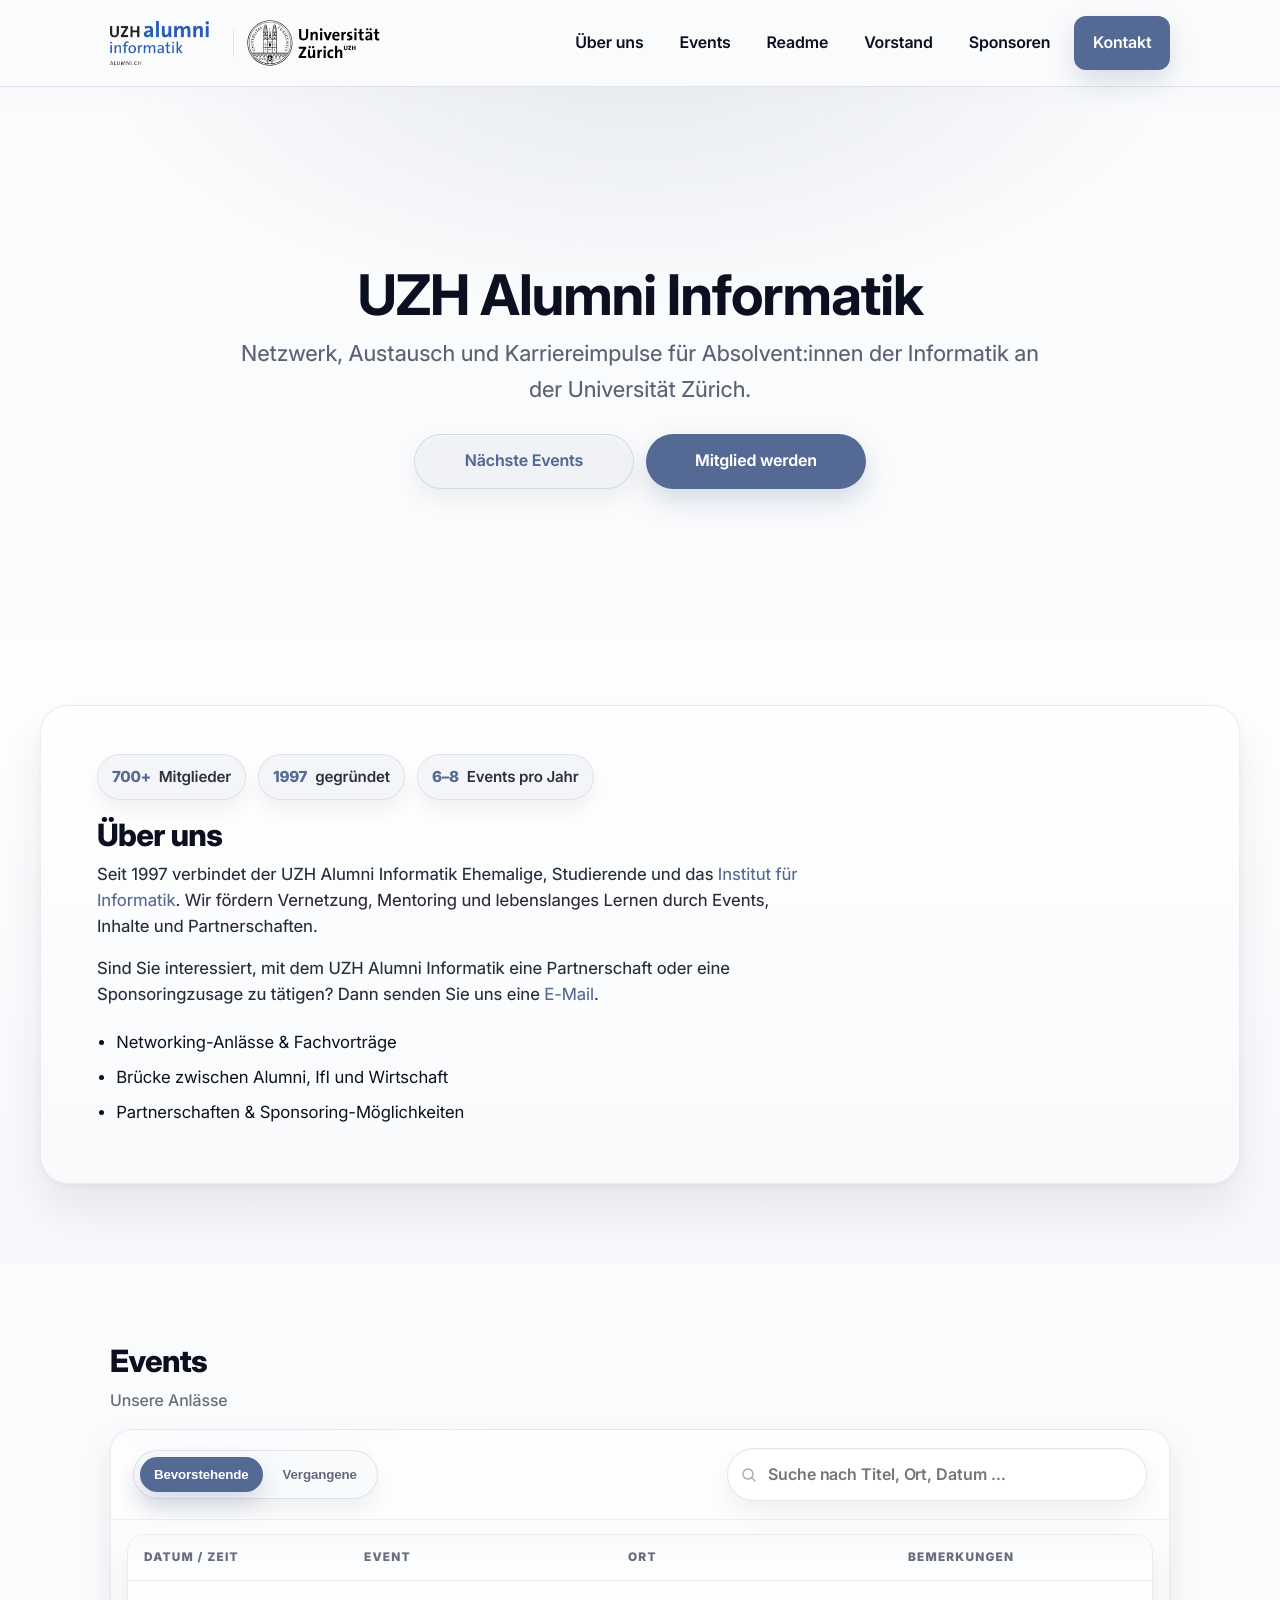
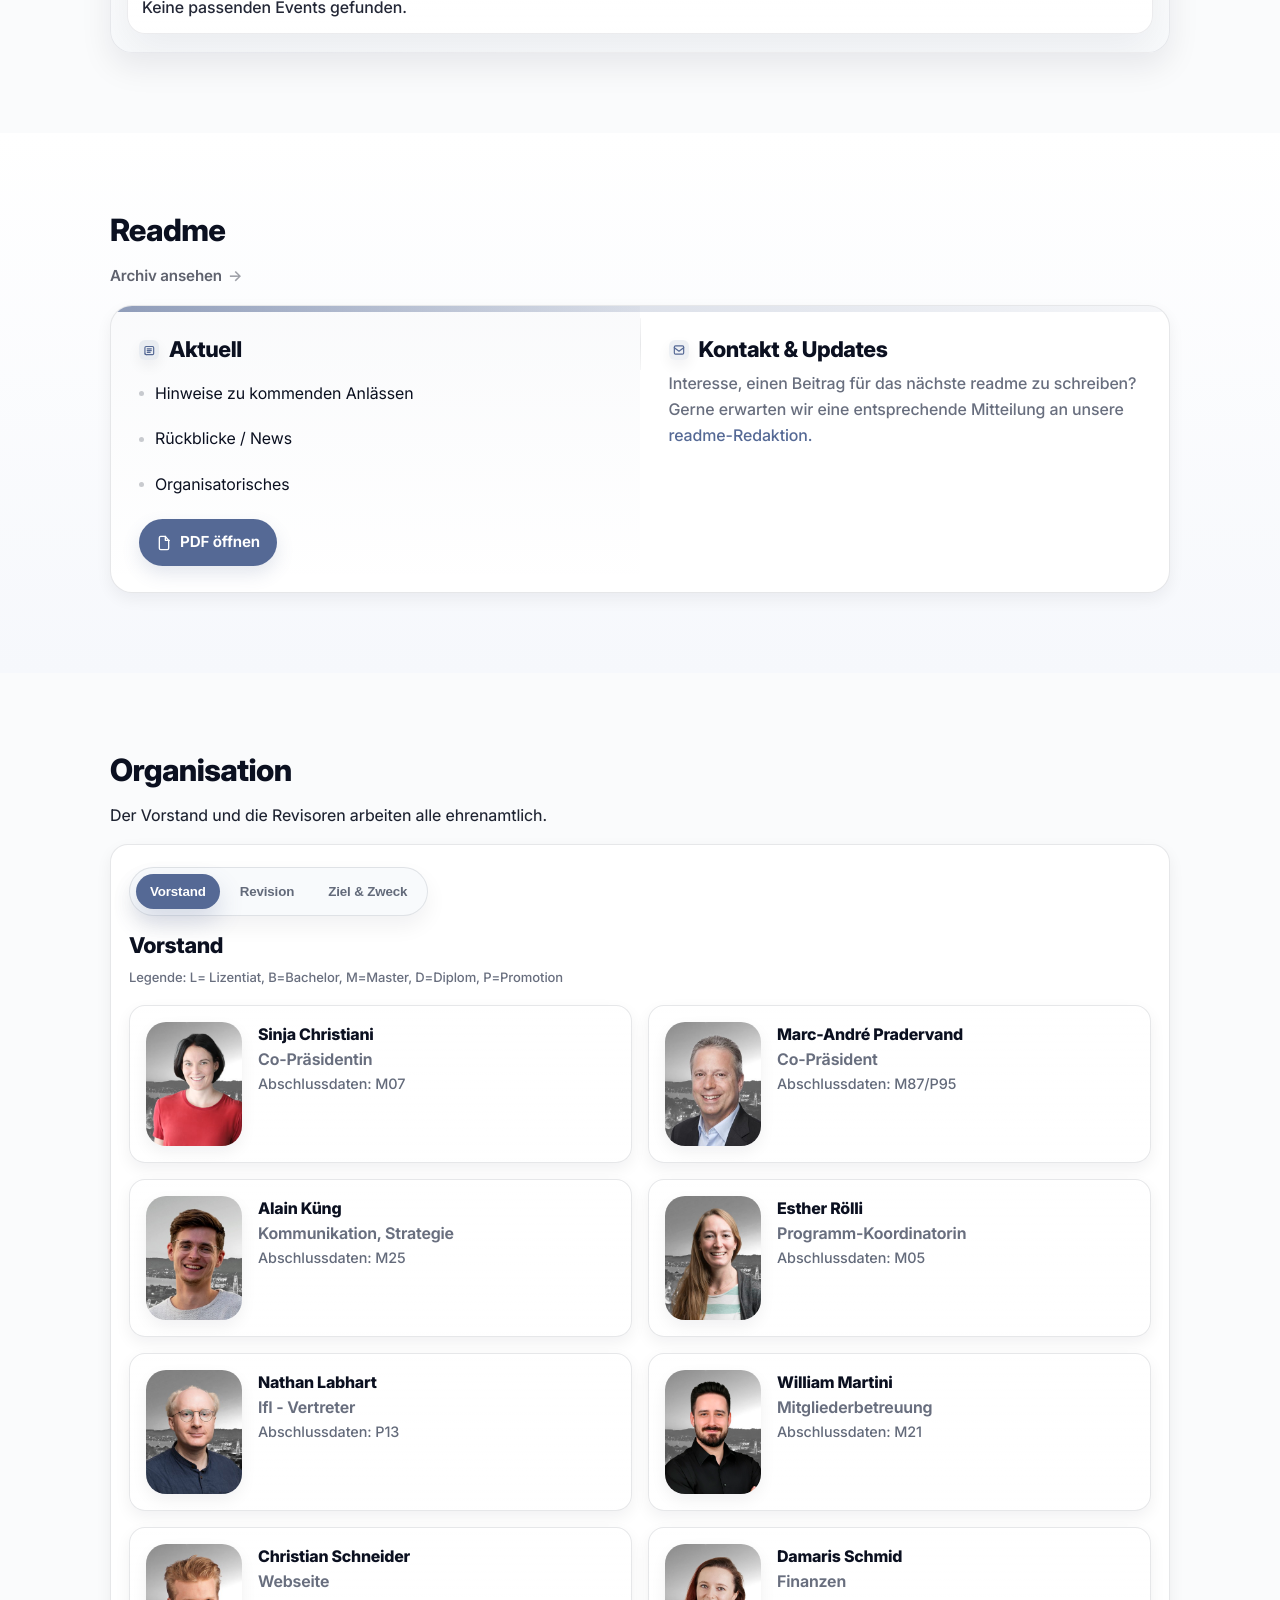
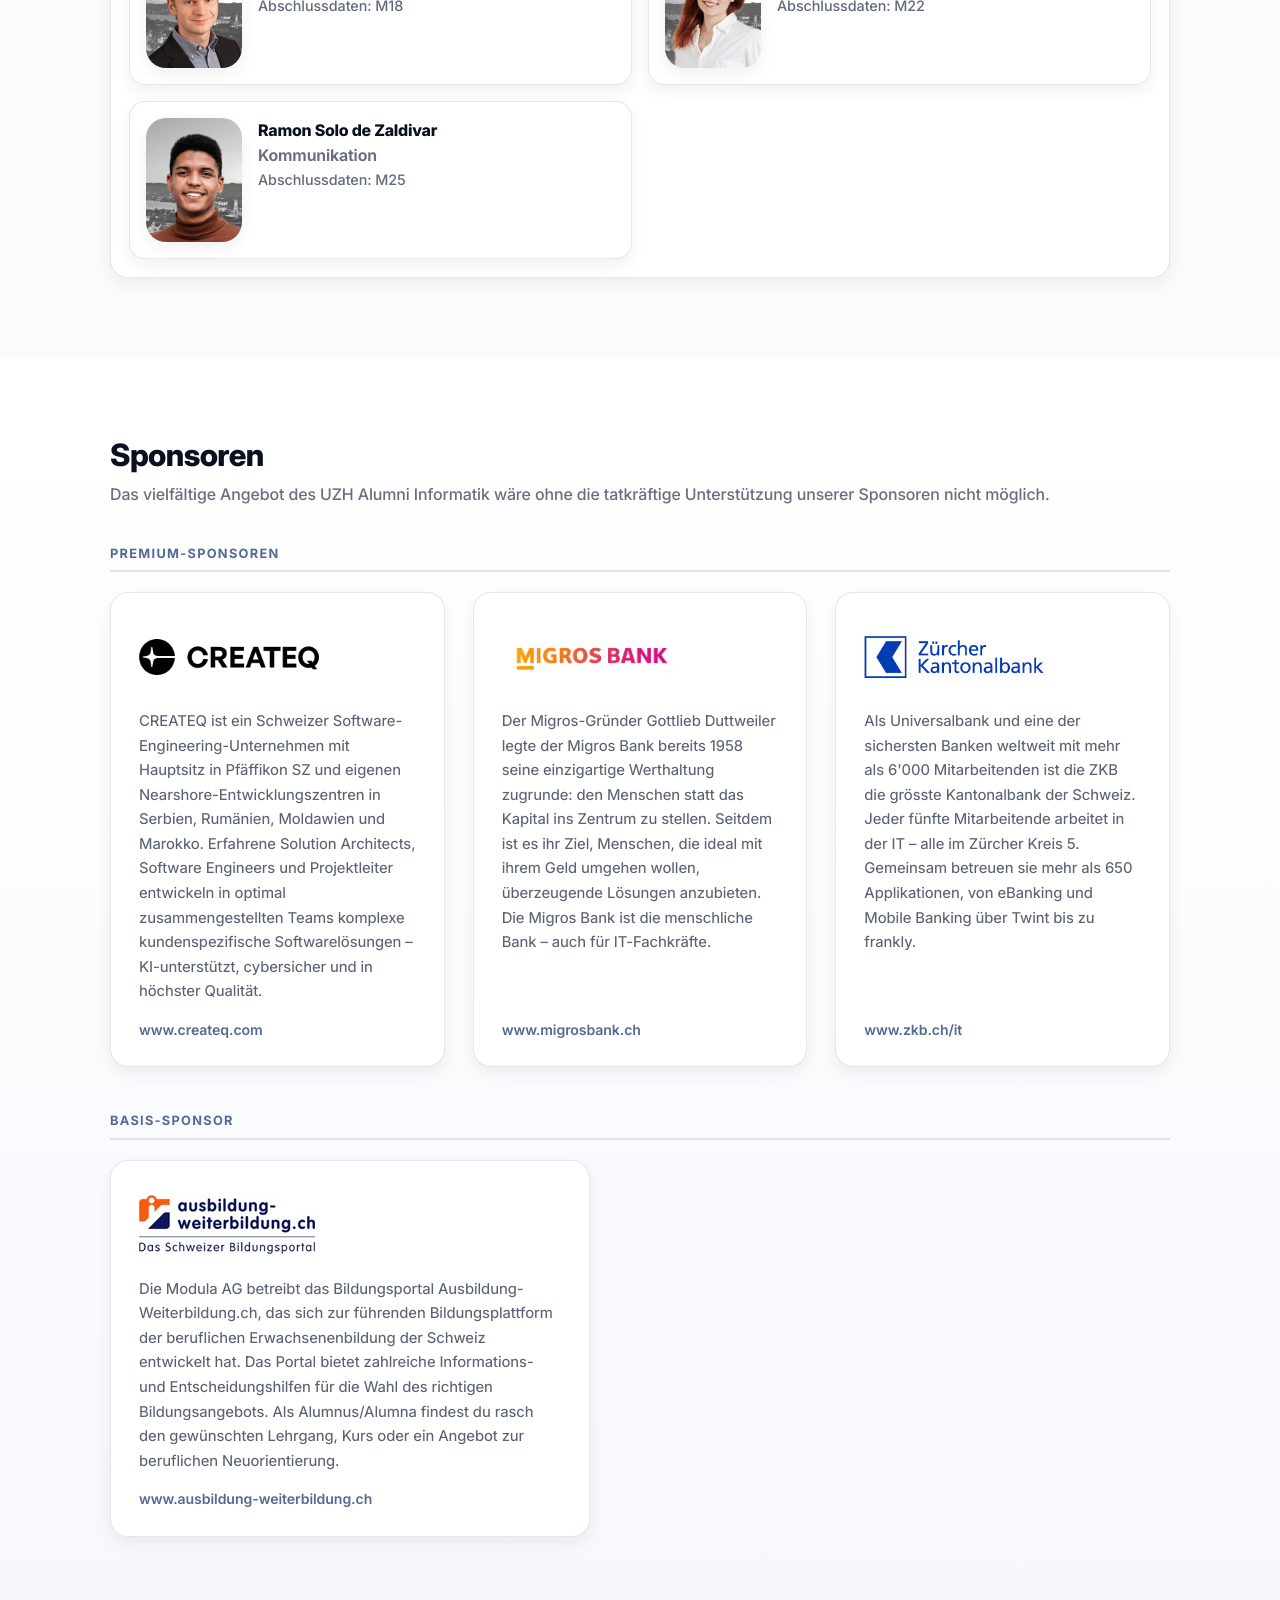
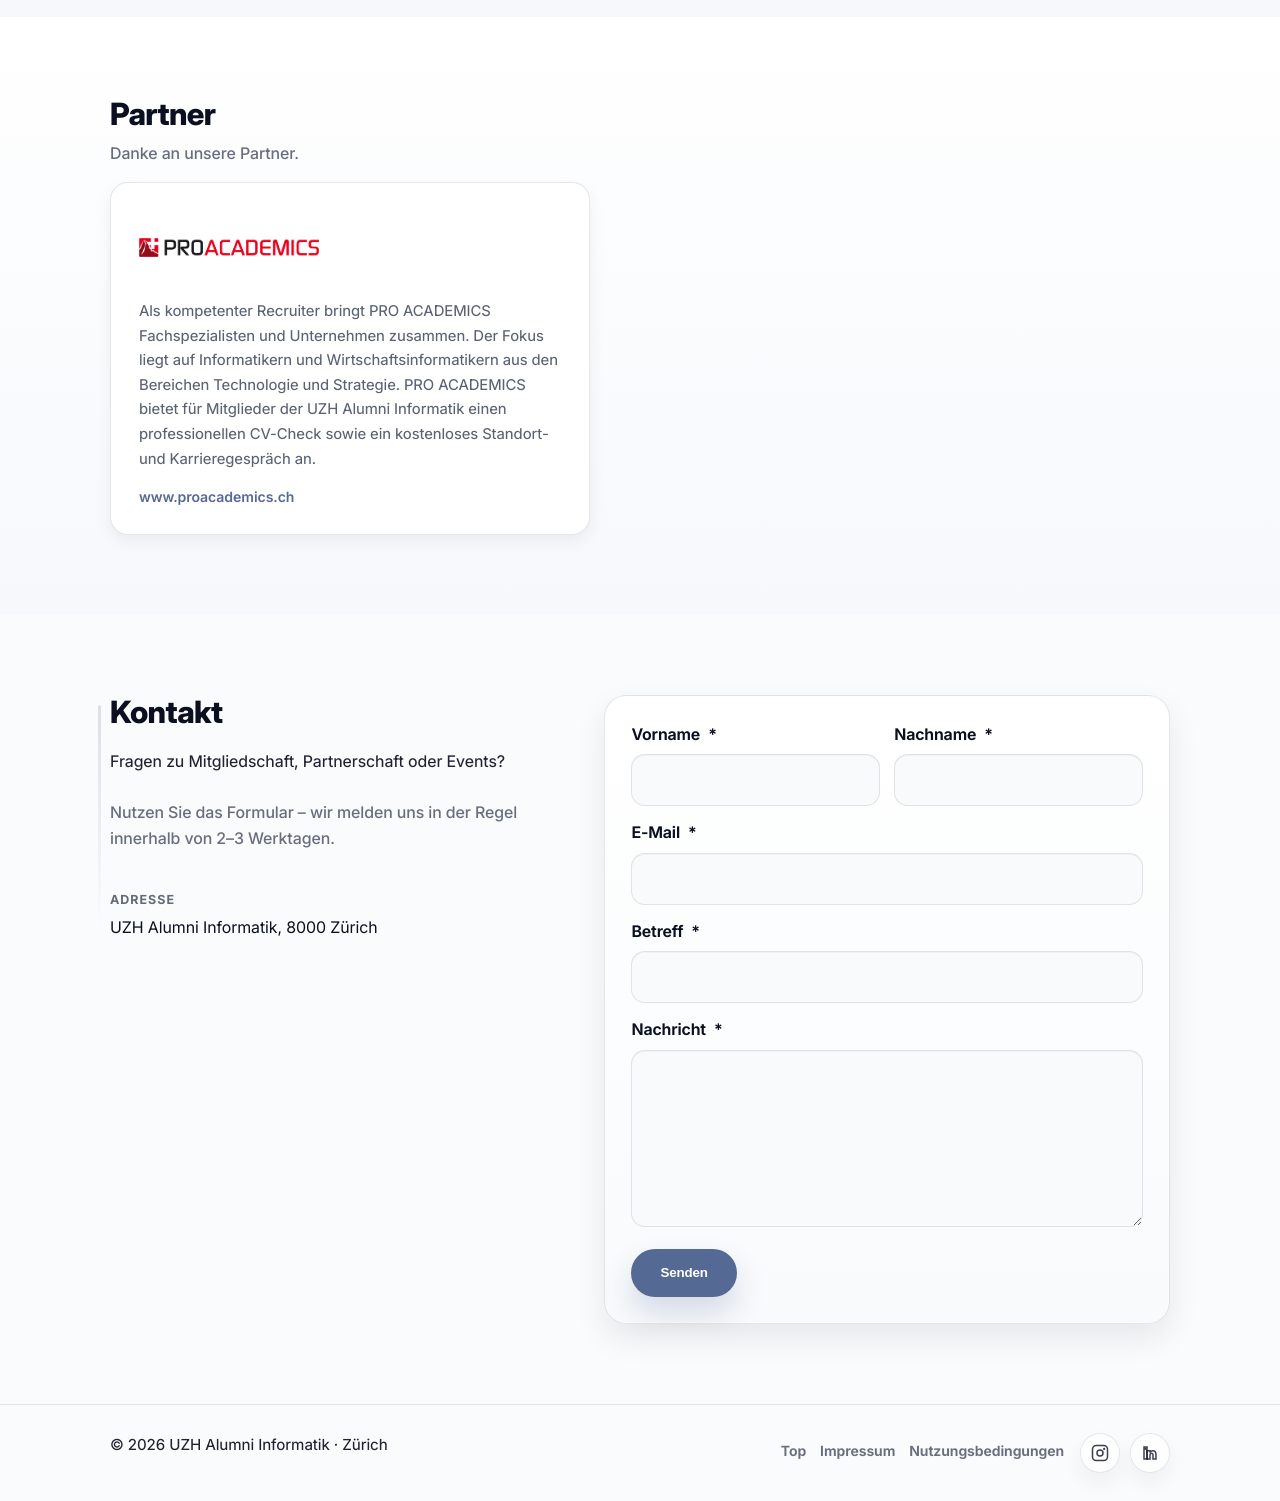
<file: index.html>
<!doctype html>
<html lang="de">
<head>
    <meta charset="utf-8"/>
    <meta name="viewport" content="width=device-width, initial-scale=1"/>
    <title>UZH Alumni Informatik – Netzwerk, Events, Sponsoren</title>
    <meta name="description" content="Alumni Informatik Universität Zürich: Netzwerk, Events, Sponsoren & Kontakt."/>

    <!-- Premium typography (optional but recommended) -->
    <link rel="preconnect" href="https://fonts.googleapis.com">
    <link rel="preconnect" href="https://fonts.gstatic.com" crossorigin>
    <link href="https://fonts.googleapis.com/css2?family=Inter:wght@400;500;600;700;800&display=swap" rel="stylesheet">

    <link rel="stylesheet" href="styles.css?v=20251117"/>
    <link rel="icon" href="uploads/logos/uzhai_tab_logo.jpg">
</head>
<body class="theme-quartz-ivory">

<header class="site-header">
    <div class="container header-inner">
        <a class="brand" href="#top" aria-label="Startseite">
            <img src="uploads/logos/uzhai_banner_logo_ohne_hintergrund.png" alt="UZH Alumni Informatik - Alumni.ch">
        </a>

        <a class="brand-uzh" href="https://www.uzh.ch" target="_blank" rel="noopener" aria-label="UZH Website">
            <img src="uploads/logos/uzh-logo.svg" alt="Universität Zürich">
        </a>

        <nav class="nav">
            <a href="#about">Über uns</a>
            <a href="#events">Events</a>
            <a href="#readme">Readme</a>
            <a href="#vorstand">Vorstand</a>
            <a href="#sponsors">Sponsoren</a>
            <a href="#contact" class="btn btn-primary">Kontakt</a>
        </nav>

        <button class="nav-toggle" aria-label="Menü öffnen" aria-expanded="false">☰</button>
    </div>
</header>

<!-- Hero -->
<section id="top" class="section hero">
    <div class="container hero-inner">
        <h1>UZH Alumni Informatik</h1>
        <p class="lead">
            Netzwerk, Austausch und Karriereimpulse für Absolvent:innen der Informatik an der Universität Zürich.
        </p>
        <div class="hero-cta">

            <a href="uploads/events/naechste_events.pdf" class="btn btn-ghost" target="_blank" rel="noopener">
                Nächste Events
            </a>
            <a href="https://uzhalumni.ch/page/mitgliedschaft" class="btn btn-primary" target="_blank" rel="noopener">
                Mitglied werden
            </a>
        </div>
    </div>
    <div class="hero-bg" aria-hidden="true"></div>
</section>

<!-- About -->
<section id="about" class="section section-alt">
    <div class="container grid-2 about-card">
        <div>
            <ul class="about-stats">
                <li><strong>700+</strong> Mitglieder</li>
                <li><strong>1997</strong> gegründet</li>
                <li><strong>6–8</strong> Events pro Jahr</li>
            </ul>

            <h2>Über uns</h2>
            <p>
                Seit 1997 verbindet der UZH Alumni Informatik Ehemalige, Studierende und das
                <a href="https://www.ifi.uzh.ch" target="_blank" rel="noopener">Institut für Informatik</a>.
                Wir fördern Vernetzung, Mentoring und lebenslanges Lernen durch Events, Inhalte und Partnerschaften.
            </p>
            <p>
                Sind Sie interessiert, mit dem UZH Alumni Informatik eine Partnerschaft oder eine Sponsoringzusage zu tätigen?
                Dann senden Sie uns eine <a href="#contact">E-Mail</a>.
            </p>

            <ul class="checklist">
                <li>Networking-Anlässe & Fachvorträge</li>
                <li>Brücke zwischen Alumni, IfI und Wirtschaft</li>
                <li>Partnerschaften & Sponsoring-Möglichkeiten</li>
            </ul>
        </div>
    </div>
</section>

<!-- Events -->
<section id="events" class="section">
    <div class="container">
        <div class="section-head events-head">
            <div>
                <h2>Events</h2>
                <p class="muted">Unsere Anlässe</p>
            </div>
        </div>

        <article class="card events-card">

            <!-- Toolbar: Toggle links, Suche rechts -->
            <div class="events-toolbar">
                <div class="org-tabs events-tabs" role="tablist" aria-label="Events Tabs">
                    <button class="tab active" role="tab" aria-selected="true"
                            aria-controls="events-panel-upcoming" id="et-upcoming">
                        Bevorstehende
                    </button>
                    <button class="tab" role="tab" aria-selected="false"
                            aria-controls="events-panel-past" id="et-past">
                        Vergangene
                    </button>
                </div>
                <div class="events-search">
                    <input id="eventsQ" type="search" placeholder="Suche nach Titel, Ort, Datum …"
                           aria-label="Events-Suche">
                </div>
            </div>

            <!-- Upcoming -->
            <div id="events-panel-upcoming" role="tabpanel" aria-labelledby="et-upcoming">
                <div class="events-table-wrap">
                    <table class="events-table" aria-label="Bevorstehende Events">
                        <thead>
                        <tr>
                            <th style="width:220px">Datum / Zeit</th>
                            <th>Event</th>
                            <th style="width:280px">Ort</th>
                            <th style="width:260px">Bemerkungen</th>
                        </tr>
                        </thead>
                        <tbody id="eventsTbody">
                        <tr>
                            <td colspan="4" class="muted" style="padding:14px">Lade Events …</td>
                        </tr>
                        </tbody>
                    </table>
                </div>
            </div>

            <!-- Past -->
            <div id="events-panel-past" class="hidden" role="tabpanel" aria-labelledby="et-past">
                <div class="events-table-wrap">
                    <table class="events-table" aria-label="Vergangene Events">
                        <thead>
                        <tr>
                            <th style="width:220px">Datum / Zeit</th>
                            <th>Event</th>
                            <th style="width:280px">Ort</th>
                            <th style="width:260px">Bemerkungen</th>
                        </tr>
                        </thead>
                        <tbody id="eventsTbodyPast">
                        <tr>
                            <td colspan="4" class="muted" style="padding:14px">Lade Events …</td>
                        </tr>
                        </tbody>
                    </table>
                </div>
            </div>

        </article>
    </div>
</section>


<!-- Readme -->
<section id="readme" class="section section-alt">
    <div class="container">
        <div class="section-head readme-head">
            <div class="readme-head-top">
                <h2>Readme</h2>
            </div>
            <!--            <p class="muted">Unser Vereinsbulletin.</p>-->
            <p><a href="readme-archiv.php" class="readme-archive-link">Archiv ansehen</a></p>
        </div>

        <div class="card readme-split">
            <div class="readme-col">
                <h3>Aktuell</h3>
                <ul class="mini-list">
                    <li>Hinweise zu kommenden Anlässen</li>
                    <li>Rückblicke / News</li>
                    <li>Organisatorisches</li>
                </ul>

                <div class="readme-actions">
                    <a class="btn btn-primary btn-sm" href="readme/archive/latest.pdf"
                       target="_blank"
                       rel="noopener">
                        PDF öffnen
                    </a>
                </div>
            </div>

            <div class="readme-divider" aria-hidden="true"></div>

            <div class="readme-col">
                <h3>Kontakt & Updates</h3>
                <p class="muted">
                    Interesse, einen Beitrag für das nächste readme zu schreiben? Gerne erwarten wir eine entsprechende
                    Mitteilung an unsere <a href="mailto:nathan.labhart@alumni.ch">readme-Redaktion.</a>
                </p>
            </div>
        </div>
    </div>
</section>

<!-- Organisation -->
<section id="vorstand" class="section">
    <div class="container">
        <div class="section-head">
            <h2>Organisation</h2>
            <p>Der Vorstand und die Revisoren arbeiten alle ehrenamtlich.</p>
        </div>

        <article class="card org-card">
            <div class="org-tabs in-card" role="tablist" aria-label="Organisation Tabs">
                <button class="tab active" role="tab" aria-selected="true" aria-controls="tab-vorstand" id="t-vorstand">
                    Vorstand
                </button>
                <button class="tab" role="tab" aria-selected="false" aria-controls="tab-revision" id="t-revision">
                    Revision
                </button>
                <button class="tab" role="tab" aria-selected="false" aria-controls="tab-zweck" id="t-zweck">Ziel &
                    Zweck
                </button>
            </div>

            <div class="org-panels">
                <!-- Vorstand -->
                <section id="tab-vorstand" class="org-panel" role="tabpanel" aria-labelledby="t-vorstand">
                    <h3>Vorstand</h3>
                    <p class="muted" style="font-size: small">Legende: L= Lizentiat, B=Bachelor, M=Master, D=Diplom,
                        P=Promotion</p>
                    <div class="people-grid">
                        <article class="person">
                            <img class="person-photo" src="uploads/vorstand/sinja.jpg" alt="Sinja Christiani"
                                 loading="lazy">
                            <div class="person-body">
                                <div class="person-name">Sinja Christiani</div>
                                <div class="person-role">Co-Präsidentin</div>
                                <div class="person-meta">Abschlussdaten: M07</div>
                            </div>
                        </article>

                        <article class="person">
                            <img class="person-photo" src="uploads/vorstand/marc.jpg" alt="Marc-Andre Pradervand"
                                 loading="lazy">
                            <div class="person-body">
                                <div class="person-name">Marc-André Pradervand</div>
                                <div class="person-role">Co-Präsident</div>
                                <div class="person-meta">Abschlussdaten: M87/P95</div>
                            </div>
                        </article>

                        <article class="person">
                            <img class="person-photo" src="uploads/vorstand/alain.jpg" alt="Alain Küng" loading="lazy">
                            <div class="person-body">
                                <div class="person-name">Alain Küng</div>
                                <div class="person-role">Kommunikation, Strategie</div>
                                <div class="person-meta">Abschlussdaten: M25</div>
                            </div>
                        </article>

                        <article class="person">
                            <img class="person-photo" src="uploads/vorstand/esther.jpg" alt="Esther Rölli"
                                 loading="lazy">
                            <div class="person-body">
                                <div class="person-name">Esther Rölli</div>
                                <div class="person-role">Programm-Koordinatorin</div>
                                <div class="person-meta">Abschlussdaten: M05</div>
                            </div>
                        </article>

                        <article class="person">
                            <img class="person-photo" src="uploads/vorstand/nathan.jpg" alt="Nathan Labhart"
                                 loading="lazy">
                            <div class="person-body">
                                <div class="person-name">Nathan Labhart</div>
                                <div class="person-role">IfI - Vertreter</div>
                                <div class="person-meta">Abschlussdaten: P13</div>
                            </div>
                        </article>

                        <article class="person">
                            <img class="person-photo" src="uploads/vorstand/william.png" alt="William Martini Bailer"
                                 loading="lazy">
                            <div class="person-body">
                                <div class="person-name">William Martini</div>
                                <div class="person-role">Mitgliederbetreuung</div>
                                <div class="person-meta">Abschlussdaten: M21</div>
                            </div>
                        </article>

                        <article class="person">
                            <img class="person-photo" src="uploads/vorstand/christian.jpg" alt="Christian Schneider"
                                 loading="lazy">
                            <div class="person-body">
                                <div class="person-name">Christian Schneider</div>
                                <div class="person-role">Webseite</div>
                                <div class="person-meta">Abschlussdaten: M18</div>
                            </div>
                        </article>

                        <article class="person">
                            <img class="person-photo" src="uploads/vorstand/damaris.png" alt="Damaris Schmid"
                                 loading="lazy">
                            <div class="person-body">
                                <div class="person-name">Damaris Schmid</div>
                                <div class="person-role">Finanzen</div>
                                <div class="person-meta">Abschlussdaten: M22</div>
                            </div>
                        </article>

                        <article class="person">
                            <img class="person-photo" src="uploads/vorstand/ramon.jpg" alt="Ramon Solo de Zaldivar"
                                 loading="lazy">
                            <div class="person-body">
                                <div class="person-name">Ramon Solo de Zaldivar</div>
                                <div class="person-role">Kommunikation</div>
                                <div class="person-meta">Abschlussdaten: M25</div>
                            </div>
                        </article>
                    </div>
                </section>

                <!-- Revision -->
                <section id="tab-revision" class="org-panel hidden" role="tabpanel" aria-labelledby="t-revision">
                    <h3>Revision</h3>
                    <p class="muted" style="font-size: small">Legende: L= Lizentiat, B=Bachelor, M=Master, D=Diplom,
                        P=Promotion</p>
                    <div class="people-grid">
                        <article class="person">
                            <img class="person-photo" src="uploads/vorstand/caroline.jpg" alt="Caroline Grässler"
                                 loading="lazy">
                            <div class="person-body">
                                <div class="person-name">Caroline Grässle</div>
                                <div class="person-role">Revisorin</div>
                                <div class="person-meta">Abschlussdaten: L87</div>
                            </div>
                        </article>

                        <article class="person">
                            <img class="person-photo" src="uploads/vorstand/oliver.jpg" alt="Oliver Hoeffleur"
                                 loading="lazy">
                            <div class="person-body">
                                <div class="person-name">Oliver Hoeffleur</div>
                                <div class="person-role">Revisor</div>
                                <div class="person-meta">Abschlussdaten: D00</div>
                            </div>
                        </article>
                    </div>
                </section>

                <!-- Ziel & Zweck -->
                <section id="tab-zweck" class="org-panel hidden" role="tabpanel" aria-labelledby="t-zweck">
                    <h3>Ziel & Zweck</h3>
                    <div class="zweck-grid">
                        <div>
                            <p class="muted">
                                Die UZH Alumni Informatik wurde 1997 gegründet und war 2006 Mitgründerin des
                                Dachverbandes der Alumni-Organisationen der Universität Zürich.
                            </p>
                            <p class="muted">Der Verein richtet sich an alle Absolventinnen und Absolventen eines
                                Informatikstudiums an der Universität Zürich sowie an promovierte Forschende des
                                Instituts für Informatik (IfI). Ziel der UZH Alumni Informatik ist es:</p>
                            <ul class="checklist">
                                <li>Kontaktpflege unter ehemaligen Studentinnen und Studenten (engl. alumni) nach dem
                                    Abschluss des Studiums oder des Doktorats und Aufbau einer Plattform für
                                    Erfahrungsaustausch, Networking, Karriereförderung und gesellschaftliche Anlässe.
                                </li>
                                <li>Förderung des Ansehens der Informatik Studiengänge in der Öffentlichkeit und damit des
                                    Ansehens der Universität Zürich (UZH), des Instituts für Informatik (IfI) und der
                                    wirtschaftswissenschaftlichen Fakultät (WWF) und der UZH Alumni-Gemeinde
                                </li>
                                <li>Unterstützung des akademischen Nachwuchses in den Informatik-Studiengängen.</li>
                                <li>Vernetzung von Alumni & IfI</li>
                            </ul>
                        </div>

                        <div class="card inner">
                            <h4>Dokumente</h4>
                            <div class="doc-links">
                                <a class="btn btn-ghost" href="uploads/statuten/uzh_ai_statuten.pdf" target="_blank"
                                   rel="noopener">Statuten</a>
                                <!--                                <a class="btn btn-ghost" href="uploads/reglement.pdf" target="_blank" rel="noopener">Reglement</a> todo-->
                            </div>
                        </div>
                    </div>
                </section>
            </div>
        </article>
    </div>
</section>

<!-- Sponsors -->
<section id="sponsors" class="section section-alt">
    <div class="container">
        <h2>Sponsoren</h2>
        <p class="muted">Das vielfältige Angebot des UZH Alumni Informatik wäre ohne die tatkräftige Unterstützung unserer Sponsoren nicht möglich.</p>

        <h3 class="sponsor-tier-label">Premium-Sponsoren</h3>
        <div class="sponsor-grid">
            <div class="sponsor-card">
                <a href="https://www.createq.com/" target="_blank" rel="noopener" title="Createq – Website öffnen" class="sponsor-logo-link">
                    <img src="uploads/logos/logo_createq.png" alt="Createq"/>
                </a>
                <p class="sponsor-desc">CREATEQ ist ein Schweizer Software-Engineering-Unternehmen mit Hauptsitz in Pfäffikon SZ und eigenen Nearshore-Entwicklungszentren in Serbien, Rumänien, Moldawien und Marokko. Erfahrene Solution Architects, Software Engineers und Projektleiter entwickeln in optimal zusammengestellten Teams komplexe kundenspezifische Softwarelösungen – KI-unterstützt, cybersicher und in höchster Qualität.</p>
                <a href="https://www.createq.com/" target="_blank" rel="noopener" class="sponsor-link">www.createq.com</a>
            </div>
            <div class="sponsor-card">
                <a href="https://www.migrosbank.ch/" target="_blank" rel="noopener" title="Migros Bank – Website öffnen" class="sponsor-logo-link">
                    <img src="uploads/logos/MigrosBank_H_Orange-Pink_CMYK.png" alt="Migros Bank"/>
                </a>
                <p class="sponsor-desc">Der Migros-Gründer Gottlieb Duttweiler legte der Migros Bank bereits 1958 seine einzigartige Werthaltung zugrunde: den Menschen statt das Kapital ins Zentrum zu stellen. Seitdem ist es ihr Ziel, Menschen, die ideal mit ihrem Geld umgehen wollen, überzeugende Lösungen anzubieten. Die Migros Bank ist die menschliche Bank – auch für IT-Fachkräfte.</p>
                <a href="https://www.migrosbank.ch/" target="_blank" rel="noopener" class="sponsor-link">www.migrosbank.ch</a>
            </div>
            <div class="sponsor-card">
                <a href="https://www.zkb.ch/it" target="_blank" rel="noopener" title="Zürcher Kantonalbank – Website öffnen" class="sponsor-logo-link">
                    <img src="uploads/logos/logo_zkb.png" alt="Zürcher Kantonalbank"/>
                </a>
                <p class="sponsor-desc">Als Universalbank und eine der sichersten Banken weltweit mit mehr als 6'000 Mitarbeitenden ist die ZKB die grösste Kantonalbank der Schweiz. Jeder fünfte Mitarbeitende arbeitet in der IT – alle im Zürcher Kreis 5. Gemeinsam betreuen sie mehr als 650 Applikationen, von eBanking und Mobile Banking über Twint bis zu frankly.</p>
                <a href="https://www.zkb.ch/it" target="_blank" rel="noopener" class="sponsor-link">www.zkb.ch/it</a>
            </div>
        </div>

        <h3 class="sponsor-tier-label sponsor-tier-label--basis">Basis-Sponsor</h3>
        <div class="sponsor-grid sponsor-grid--basis">
            <div class="sponsor-card">
                <a href="https://www.ausbildung-weiterbildung.ch/" target="_blank" rel="noopener" title="Ausbildung-Weiterbildung.ch – Website öffnen" class="sponsor-logo-link">
                    <img src="uploads/logos/logo_ausbildung-weiterbildung.jpg" alt="Ausbildung-Weiterbildung.ch"/>
                </a>
                <p class="sponsor-desc">Die Modula AG betreibt das Bildungsportal Ausbildung-Weiterbildung.ch, das sich zur führenden Bildungsplattform der beruflichen Erwachsenenbildung der Schweiz entwickelt hat. Das Portal bietet zahlreiche Informations- und Entscheidungshilfen für die Wahl des richtigen Bildungsangebots. Als Alumnus/Alumna findest du rasch den gewünschten Lehrgang, Kurs oder ein Angebot zur beruflichen Neuorientierung.</p>
                <a href="https://www.ausbildung-weiterbildung.ch/" target="_blank" rel="noopener" class="sponsor-link">www.ausbildung-weiterbildung.ch</a>
            </div>
        </div>
    </div>
</section>

<!-- Partners -->
<section id="partner" class="section section-alt">
    <div class="container">
        <h2>Partner</h2>
        <p class="muted">Danke an unsere Partner.</p>

        <div class="sponsor-grid sponsor-grid--basis">
            <div class="sponsor-card">
                <a href="https://www.proacademics.ch/" target="_blank" rel="noopener" title="Pro Academics AG – Website öffnen" class="sponsor-logo-link">
                    <img src="uploads/logos/proacademics.webp" alt="Pro Academics AG"/>
                </a>
                <p class="sponsor-desc">Als kompetenter Recruiter bringt PRO ACADEMICS Fachspezialisten und Unternehmen zusammen. Der Fokus liegt auf Informatikern und Wirtschaftsinformatikern aus den Bereichen Technologie und Strategie. PRO ACADEMICS bietet für Mitglieder der UZH Alumni Informatik einen professionellen CV-Check sowie ein kostenloses Standort- und Karrieregespräch an.</p>
                <a href="https://www.proacademics.ch/" target="_blank" rel="noopener" class="sponsor-link">www.proacademics.ch</a>
            </div>
        </div>
    </div>
</section>

<!-- Contact -->
<section id="contact" class="section">
    <div class="container grid-2">
        <div class="contact-copy">
            <h2>Kontakt</h2>
            <p class="contact-lead">Fragen zu Mitgliedschaft, Partnerschaft oder Events?</p>
            <p class="muted">Nutzen Sie das Formular – wir melden uns in der Regel innerhalb von 2–3 Werktagen.</p>

            <ul class="contact-meta">
                <li>
                    <span class="label">Adresse</span>
                    <span>UZH Alumni Informatik, 8000 Zürich</span>
                </li>
            </ul>
        </div>

        <form id="contactForm" class="card" method="post" action="api/contact.php" novalidate>
            <div class="grid-2">
                <label><span class="label-text">Vorname<span class="req"></span>*</span>
                    <input name="first" required aria-required="true">
                </label>
                <label><span class="label-text">Nachname<span class="req"></span>*</span>
                    <input name="last" required aria-required="true">
                </label>
            </div>

            <label><span class="label-text">E-Mail<span class="req"></span>*</span>
                <input type="email" name="email" required aria-required="true">
            </label>

            <label><span class="label-text">Betreff<span class="req"></span>*</span>
                <input name="subject" required aria-required="true">
            </label>

            <label><span class="label-text">Nachricht<span class="req"></span>*</span>
                <textarea name="message" rows="6" required aria-required="true"></textarea>
            </label>

            <input type="hidden" name="csrf" id="csrf">
            <input type="hidden" name="company" class="hp" autocomplete="off" tabindex="-1" aria-hidden="true">

            <div class="form-actions">
                <button class="btn btn-primary" type="submit">Senden</button>
                <p id="contactStatus" class="muted" role="status" aria-live="polite"></p>
            </div>
        </form>
    </div>
</section>

<dialog id="impressumModal" class="modal" aria-labelledby="impressumTitle">
    <div class="modal-inner">
        <div class="modal-head">
            <h2 id="impressumTitle">Impressum</h2>
            <button class="modal-close" aria-label="Schliessen">&times;</button>
        </div>
        <table class="impressum-table">
            <tr>
                <td>Redaktion:</td>
                <td>UZH Alumni Informatik</td>
            </tr>
            <tr>
                <td>Hosting:</td>
                <td>NetZone AG, <a href="https://www.netzone.ch" target="_blank" rel="noopener">www.netzone.ch</a></td>
            </tr>
        </table>
    </div>
</dialog>

<dialog id="nutzungModal" class="modal" aria-labelledby="nutzungTitle">
    <div class="modal-inner">
        <div class="modal-head">
            <h2 id="nutzungTitle">Nutzungsbedingungen</h2>
            <button class="modal-close" aria-label="Schliessen">&times;</button>
        </div>
        <p>Die veröffentlichten Inhalte sind ausschliesslich zum persönlichen Gebrauch bestimmt. Die Vervielfältigung, Publikation oder Speicherung in Datenbanken, jegliche kommerzielle Nutzung sowie die Weitergabe an Dritte sind nicht gestattet.</p>
        <p>Die Nutzung von Links, die von dieser Website auf Websites Dritter führen, erfolgt auf eigene Verantwortung und Gefahr. Alumni Informatik Universität Zürich übernimmt keine Verantwortung für Inhalte anderer Websites, die durch Links geöffnet wurden, und lehnt jede Haftung für deren Inhalte, Produkte und Dienstleistungen oder sonstige Angebote ab.</p>
        <p>Informationen und Angaben auf dieser Webseite erfolgen ohne Gewähr.</p>
        <p>Haftungsansprüche gegen die Alumni Informatik Universität Zürich wegen Schäden materieller oder immaterieller Art, die aus dem Zugriff oder der Nutzung bzw. Nichtnutzung der veröffentlichten Informationen, durch Missbrauch der Verbindung oder durch technische Störungen entstanden sind, werden ausgeschlossen.</p>
    </div>
</dialog>

<footer class="footer">
    <div class="container footer-inner">
        <p>© <span id="y"></span> UZH Alumni Informatik · Zürich</p>
        <div class="footer-right">
            <nav class="footer-nav" aria-label="Footer Navigation">
                <a href="#top">Top</a>
                <a href="#" id="impressumLink">Impressum</a>
                <a href="#" id="nutzungLink">Nutzungs­bedingungen</a>
            </nav>

            <div class="social-links" aria-label="Social Media">
                <!-- Replace href with your real profiles -->
                <a class="social" href="#" target="_blank" rel="noopener" aria-label="Instagram">
                    <span class="social-ic" aria-hidden="true">
                        <svg viewBox="0 0 24 24" fill="none" xmlns="http://www.w3.org/2000/svg"><path d="M7 2h10a5 5 0 0 1 5 5v10a5 5 0 0 1-5 5H7a5 5 0 0 1-5-5V7a5 5 0 0 1 5-5Z" stroke="currentColor" stroke-width="2"/><path d="M12 16a4 4 0 1 0 0-8 4 4 0 0 0 0 8Z" stroke="currentColor" stroke-width="2"/><path d="M17.5 6.5h.01" stroke="currentColor" stroke-width="3" stroke-linecap="round"/></svg>
                    </span>
                </a>
                <a class="social" href="https://www.linkedin.com/company/uzh-alumni-informatik" target="_blank" rel="noopener" aria-label="LinkedIn">
                    <span class="social-ic" aria-hidden="true">
                        <svg viewBox="0 0 24 24" fill="none" xmlns="http://www.w3.org/2000/svg"><path d="M4 4h4v16H4V4Z" stroke="currentColor" stroke-width="2"/><path d="M8 9h4v2.2c.6-1.3 2-2.3 3.9-2.3 3 0 4.1 1.9 4.1 5.3V20h-4v-5.2c0-1.5-.3-2.6-1.6-2.6-1.3 0-2.4 1-2.4 2.9V20H8V9Z" stroke="currentColor" stroke-width="2"/><path d="M6 6.5h.01" stroke="currentColor" stroke-width="3" stroke-linecap="round"/></svg>
                    </span>
                </a>
            </div>
        </div>
    </div>
</footer>

<script>
    // Mobile nav
    const toggle = document.querySelector('.nav-toggle');
    const nav = document.querySelector('.nav');
    toggle.addEventListener('click', () => {
        const open = nav.classList.toggle('open');
        toggle.setAttribute('aria-expanded', String(open));
        toggle.setAttribute('aria-label', open ? 'Menü schließen' : 'Menü öffnen');
    });
    nav.querySelectorAll('a').forEach(link => {
        link.addEventListener('click', () => {
            nav.classList.remove('open');
            toggle.setAttribute('aria-expanded', 'false');
            toggle.setAttribute('aria-label', 'Menü öffnen');
        });
    });

    // Footer year
    document.getElementById('y').textContent = new Date().getFullYear();

    // CSRF token for contact
    const token = (Math.random().toString(36).slice(2) + Math.random().toString(36).slice(2));
    document.getElementById('csrf').value = token;
    sessionStorage.setItem('csrf', token);

    // Contact AJAX
    const form = document.getElementById('contactForm');
    const status = document.getElementById('contactStatus');
    form.addEventListener('submit', async (e) => {
        e.preventDefault();
        form.classList.add('was-validated');
        if (!form.checkValidity()) {
            form.reportValidity();
            return;
        }

        status.textContent = 'Senden …';
        status.className = 'muted';

        const data = new FormData(form);
        try {
            const res = await fetch(form.action, {method: 'POST', body: data});
            let json;
            try { json = await res.json(); } catch { json = null; }

            if (json && json.ok) {
                status.textContent = 'Danke! Wir melden uns.';
                status.className = 'success-text';
                form.reset();
                form.classList.remove('was-validated');

                const t = Math.random().toString(36).slice(2) + Math.random().toString(36).slice(2);
                document.getElementById('csrf').value = t;
                sessionStorage.setItem('csrf', t);
            } else if (json && json.error) {
                status.textContent = json.error;
                status.className = 'error-text';
            } else {
                status.textContent = `Senden fehlgeschlagen (HTTP ${res.status}). Bitte versuchen Sie es erneut.`;
                status.className = 'error-text';
                console.error('Contact form error', res.status, json);
            }
        } catch (err) {
            status.textContent = 'Netzwerkfehler. Bitte prüfen Sie Ihre Verbindung und versuchen Sie es erneut.';
            status.className = 'error-text';
            console.error(err);
        }
    });

    // // ===== Events Carousel: upcoming only =====
    // (async function renderEvents() {
    //     const track = document.getElementById('eventsTrack');
    //     const count = document.getElementById('eventsCount');
    //     const q = document.getElementById('q');
    //     const prevBtn = document.querySelector('.car-btn.prev');
    //     const nextBtn = document.querySelector('.car-btn.next');
    //
    //     let all = [];
    //     try {
    //         const res = await fetch('events.json', {cache: 'no-cache'});
    //         if (!res.ok) throw new Error('Failed to load');
    //         all = await res.json();
    //     } catch (e) {
    //         track.innerHTML = `<p class="muted">Events konnten nicht geladen werden. Bitte versuchen Sie es später erneut.</p>`;
    //         console.error('Event loading error:', e);
    //         return;
    //     }
    //     all = Array.isArray(all) ? all : [];
    //
    //     const fmt = new Intl.DateTimeFormat('de-CH', {
    //         weekday: 'short', year: 'numeric', month: 'short', day: 'numeric', hour: '2-digit', minute: '2-digit'
    //     });
    //
    //     function escapeHtml(s) {
    //         const div = document.createElement('div');
    //         div.textContent = String(s);
    //         return div.innerHTML;
    //     }
    //
    //     function itemsUpcoming() {
    //         const now = new Date();
    //         let items = all.filter(e => new Date(e.start) >= now);
    //         const text = q.value.trim().toLowerCase();
    //         if (text) {
    //             items = items.filter(e =>
    //                 (e.title ?? '').toLowerCase().includes(text) ||
    //                 (e.location ?? '').toLowerCase().includes(text) ||
    //                 (e.description ?? '').toLowerCase().includes(text) ||
    //                 (e.tags ?? []).join(' ').toLowerCase().includes(text)
    //             );
    //         }
    //         items.sort((a, b) => a.start.localeCompare(b.start));
    //         return items;
    //     }
    //
    //     function render() {
    //         const items = itemsUpcoming();
    //         if (!items.length) {
    //             track.innerHTML = `<p class="muted" style="padding:12px">Keine bevorstehenden Events gefunden.</p>`;
    //             count.textContent = '';
    //             prevBtn.disabled = true;
    //             nextBtn.disabled = true;
    //             return;
    //         }
    //
    //         track.innerHTML = items.map(e => {
    //             const start = new Date(e.start);
    //             const end = e.end ? new Date(e.end) : null;
    //             const when = end ? `${fmt.format(start)} – ${fmt.format(end)}` : fmt.format(start);
    //             const img = e.image
    //                 ? `<img loading="lazy" src="${escapeHtml(e.image)}" alt="">`
    //                 : `<img loading="lazy" src="uploads/logos/uzh-placeholder.jpg" alt="Universität Zürich">`;
    //
    //             const url = e.url
    //                 ? `<a class="btn btn-ghost" href="${escapeHtml(e.url)}" target="_blank" rel="noopener">Infos / Anmeldung</a>`
    //                 : '';
    //
    //             const tags = (e.tags ?? []).slice(0, 3).map(t => `<span class="tag">${escapeHtml(t)}</span>`).join('');
    //
    //             return `
    //       <article class="card event-card">
    //         <figure class="card-media">
    //           ${img}
    //           <span class="card-label">Event</span>
    //         </figure>
    //         <div class="event-body">
    //           <h3>${escapeHtml(e.title ?? '')}</h3>
    //           <div class="event-meta">${when}${e.location ? ' · ' + escapeHtml(e.location) : ''}</div>
    //           ${e.description ? `<p>${escapeHtml(e.description)}</p>` : ''}
    //           <div class="event-actions">
    //             ${url}
    //             ${tags ? `<div class="tags">${tags}</div>` : ''}
    //           </div>
    //         </div>
    //       </article>
    //     `;
    //         }).join('');
    //
    //         count.textContent = `${items.length} Event${items.length === 1 ? '' : 's'} angezeigt`;
    //         requestAnimationFrame(updateArrowState);
    //     }
    //
    //     function cardStep() {
    //         const card = track.querySelector('.event-card');
    //         if (!card) return 300;
    //         const style = getComputedStyle(track);
    //         const gap = parseInt(style.columnGap || style.gap || '18', 10);
    //         return card.getBoundingClientRect().width + gap;
    //     }
    //
    //     function scrollNext() {
    //         track.scrollBy({left: cardStep(), behavior: 'smooth'});
    //     }
    //
    //     function scrollPrev() {
    //         track.scrollBy({left: -cardStep(), behavior: 'smooth'});
    //     }
    //
    //     function updateArrowState() {
    //         const max = track.scrollWidth - track.clientWidth - 1;
    //         prevBtn.disabled = track.scrollLeft <= 0;
    //         nextBtn.disabled = track.scrollLeft >= max;
    //     }
    //
    //     let debounceTimer;
    //     q.addEventListener('input', () => {
    //         clearTimeout(debounceTimer);
    //         debounceTimer = setTimeout(render, 250);
    //     });
    //
    //     prevBtn.addEventListener('click', scrollPrev);
    //     nextBtn.addEventListener('click', scrollNext);
    //     track.addEventListener('scroll', () => window.requestAnimationFrame(updateArrowState));
    //     window.addEventListener('resize', updateArrowState);
    //
    //     render();
    // })();

    // ===== Tabs for Organisation =====
    (function tabs() {
        const orgCard = document.querySelector('.org-card');
        if (!orgCard) return;
        const buttons = orgCard.querySelectorAll('.org-tabs .tab');
        const panels  = orgCard.querySelectorAll('.org-panel');

        function activate(id) {
            buttons.forEach(b => {
                const on = b.id === id;
                b.classList.toggle('active', on);
                b.setAttribute('aria-selected', on ? 'true' : 'false');
            });
            panels.forEach(p => p.classList.toggle('hidden', p.getAttribute('aria-labelledby') !== id));
        }

        buttons.forEach(b => b.addEventListener('click', () => activate(b.id)));
    })();

    /* ===== Events (Tabs + geteilte Suche) ===== */
    (async function eventsSection() {
        const btnUpcoming  = document.getElementById('et-upcoming');
        const btnPast      = document.getElementById('et-past');
        const panelUp      = document.getElementById('events-panel-upcoming');
        const panelPast    = document.getElementById('events-panel-past');
        const tbodyUp      = document.getElementById('eventsTbody');
        const tbodyPast    = document.getElementById('eventsTbodyPast');
        const q            = document.getElementById('eventsQ');
        if (!btnUpcoming || !tbodyUp || !q) return;

        let dataUp   = [];
        let dataPast = [];
        let activeTab = 'upcoming';

        function esc(s) {
            const d = document.createElement('div');
            d.textContent = String(s ?? '');
            return d.innerHTML;
        }

        function norm(s) { return String(s ?? '').toLowerCase().trim(); }

        function renderInto(tbody, items, emptyMsg) {
            if (!items.length) {
                tbody.innerHTML = `<tr><td colspan="4" class="muted" style="padding:14px">${emptyMsg}</td></tr>`;
                return;
            }
            tbody.innerHTML = items.map(e => {
                const meta = [];
                if (e.kind === 'readme') meta.push('<span class="badge badge-soft">Readme</span>');
                const notesHtml = e.notes
                    ? `<span class="events-notes">${esc(e.notes)}</span>`
                    : `<span class="muted">—</span>`;
                return `
          <tr>
            <td class="events-dt" data-label="Datum / Zeit">
              <div class="events-dt-main">${esc(e.datetime_text || `${e.date_text || '—'} · ${e.time_text || '—'}`)}</div>
              ${meta.length ? `<div class="events-dt-sub">${meta.join(' ')}</div>` : ''}
            </td>
            <td class="events-title" data-label="Event">${esc(e.title || '')}</td>
            <td class="events-loc"   data-label="Ort">${esc(e.location || '—')}</td>
            <td class="events-notes-cell" data-label="Bemerkungen">${notesHtml}</td>
          </tr>`;
            }).join('');
        }

        function filtered(data) {
            const term = norm(q.value);
            return term
                ? data.filter(e =>
                    norm(`${e.datetime_text ?? ''} ${e.title ?? ''} ${e.location ?? ''} ${e.notes ?? ''} ${e.date_text ?? ''} ${e.time_text ?? ''}`)
                        .includes(term))
                : data.slice();
        }

        function render() {
            if (activeTab === 'upcoming') {
                renderInto(tbodyUp, filtered(dataUp), 'Keine passenden Events gefunden.');
            } else {
                renderInto(tbodyPast, filtered(dataPast), 'Keine vergangenen Events gefunden.');
            }
        }

        function activateTab(tab) {
            activeTab = tab;
            const isUp = tab === 'upcoming';
            btnUpcoming.classList.toggle('active', isUp);
            btnUpcoming.setAttribute('aria-selected', String(isUp));
            btnPast.classList.toggle('active', !isUp);
            btnPast.setAttribute('aria-selected', String(!isUp));
            panelUp.classList.toggle('hidden', !isUp);
            panelPast.classList.toggle('hidden', isUp);
            q.value = '';
            render();
        }

        async function loadData(url, tbody, errMsg) {
            try {
                const res  = await fetch(url, {cache: 'no-store'});
                if (!res.ok) throw new Error('HTTP ' + res.status);
                const json = await res.json();
                if (!json.ok) throw new Error(json.error || 'API error');
                return Array.isArray(json.items) ? json.items : [];
            } catch (err) {
                console.error(err);
                tbody.innerHTML = `<tr><td colspan="4" class="muted" style="padding:14px">${errMsg}</td></tr>`;
                return [];
            }
        }

        btnUpcoming.addEventListener('click', () => activateTab('upcoming'));
        btnPast.addEventListener('click',     () => activateTab('past'));

        let t;
        q.addEventListener('input', () => { clearTimeout(t); t = setTimeout(render, 120); });

        [dataUp, dataPast] = await Promise.all([
            loadData('api/events_from_csv.php?upcoming=1', tbodyUp,   'Events konnten nicht geladen werden.'),
            loadData('api/events_from_csv.php?past=1',     tbodyPast, 'Events konnten nicht geladen werden.'),
        ]);
        render();
    })();

    // Impressum modal
    function initModal(modalId, linkId) {
        const modal = document.getElementById(modalId);
        document.getElementById(linkId).addEventListener('click', e => { e.preventDefault(); modal.showModal(); });
        modal.querySelector('.modal-close').addEventListener('click', () => modal.close());
        modal.addEventListener('click', e => { if (e.target === modal) modal.close(); });
    }
    initModal('impressumModal', 'impressumLink');
    initModal('nutzungModal', 'nutzungLink');
</script>
</body>
</html>
</file>
<file: styles.css>
/* =========================================================
   UZH Alumni Informatik — Premium, cleaned CSS (used classes only)
========================================================= */

/* ---------- Tokens ---------- */
:root {
    --bg: #fafbfc;
    --fg: #0b1020;
    --muted: #5b6273;

    --line: rgba(15, 23, 42, .10);

    --card: #fff;
    --brand: #556995;
    --brand-ink: #fff;

    --shadow-sm: 0 6px 16px rgba(11, 16, 32, .06);
    --shadow-md: 0 14px 32px rgba(11, 16, 32, .08);

    --radius: 18px;
    --container: 1100px;
}

/* ---------- Reset / Base ---------- */
* {
    box-sizing: border-box;
}

html {
    scroll-behavior: smooth;
    -webkit-font-smoothing: antialiased;
    -moz-osx-font-smoothing: grayscale;
    text-rendering: geometricPrecision;
}

body {
    margin: 0;
    background: var(--bg);
    color: var(--fg);
    font: 16px/1.6 "Inter", system-ui, -apple-system, Segoe UI, Roboto, Ubuntu, sans-serif;
    letter-spacing: -0.005em;
    font-kerning: normal;
}

img {
    max-width: 100%;
    display: block;
}

a {
    color: var(--brand);
    text-decoration: none;
    text-underline-offset: 3px;
    text-decoration-thickness: 1px;
}

a:hover {
    text-decoration: underline;
    text-decoration-thickness: 2px;
}

.muted {
    color: rgba(91, 98, 115, .92);
    font-weight: 500;
}

/* Headings */
h1, h2, h3, h4 {
    letter-spacing: -0.02em;
    line-height: 1.15;
    margin: 0 0 .55rem;
}

h2 {
    font-size: clamp(24px, 2.4vw, 34px);
    font-weight: 800;
}

h3 {
    font-size: clamp(18px, 1.7vw, 22px);
    font-weight: 800;
}

h4 {
    font-size: 16px;
    font-weight: 800;
    letter-spacing: -0.01em;
}

p {
    margin: 0 0 1rem;
    font-weight: 450;
    color: rgba(11, 16, 32, .92);
}

/* ---------- Layout ---------- */
.container {
    max-width: var(--container);
    margin: 0 auto;
    padding: 0 20px;
}

.section {
    padding: 80px 0;
}

.section-alt {
    background: linear-gradient(180deg, #fff, #f6f8fc);
}

.section-head {
    display: flex;
    flex-direction: column;
    align-items: flex-start;
    gap: 6px;
}

.card {
    background: var(--card);
    border: 1px solid var(--line);
    border-radius: var(--radius);
    box-shadow: var(--shadow-sm);
    padding: 22px;
}

.hidden {
    display: none;
}

/* Accessibility */
:focus-visible {
    outline: 3px solid rgba(85, 105, 149, .6);
    outline-offset: 2px;
    border-radius: 8px;
}

@media (prefers-reduced-motion: reduce) {
    * {
        transition: none !important;
    }
}

/* =========================================================
   HEADER / NAV
========================================================= */
.site-header {
    position: sticky;
    top: 0;
    z-index: 50;
    background: rgba(250, 251, 252, .94);
    backdrop-filter: blur(14px);
    border-bottom: 1px solid var(--line);
}

.header-inner {
    display: flex;
    align-items: center;
    gap: 18px;
    min-height: 86px;
}

.brand, .brand-uzh {
    display: flex;
    align-items: center;
}

.brand img {
    height: 44px;
}

.brand-uzh img {
    height: 46px;
}

.brand-uzh {
    padding-left: 14px;
    margin-left: 6px;
    position: relative;
}

.brand-uzh::before {
    content: "";
    position: absolute;
    left: 0;
    top: 50%;
    transform: translateY(-50%);
    width: 1px;
    height: 28px;
    background: var(--line);
}

.nav {
    margin-left: auto;
    display: flex;
    align-items: center;
    gap: 12px;
}

.nav a {
    padding: 9px 12px;
    border-radius: 12px;
    font-weight: 600;
    letter-spacing: -0.01em;
    color: var(--fg);
}

.nav a:not(.btn):hover {
    background: rgba(15, 23, 42, .045);
    text-decoration: none;
}

.nav .btn-primary {
    padding: .8rem 1.1rem;
    box-shadow: 0 12px 26px rgba(85, 105, 149, .20);
}

.nav-toggle {
    display: none;
    background: none;
    border: 0;
    font-size: 26px;
}

@media (max-width: 860px) {
    .nav {
        display: none;
    }

    .nav.open {
        display: block;
        position: absolute;
        right: 20px;
        top: 86px;
        background: var(--card);
        padding: 14px;
        border-radius: 16px;
        box-shadow: var(--shadow-md);
    }

    .nav-toggle {
        display: block;
    }
}

/* =========================================================
   HERO
========================================================= */
.hero {
    position: relative;
    overflow: hidden
}

.hero-inner {
    padding: 96px 0 72px;
    text-align: center
}

.hero h1 {
    font-size: clamp(34px, 5vw, 56px);
    margin: 0 0 10px;
    letter-spacing: -.02em
}

.lead {
    color: var(--muted);
    font-size: clamp(18px, 2.5vw, 22px);
    max-width: 820px;
    margin: 0 auto 26px
}

.hero-cta {
    display: flex;
    gap: 12px;
    justify-content: center;
    flex-wrap: wrap
}

.hero-cta .btn {
    min-width: 220px
}

/* Make ghost look like “Swiss pill” */
.hero-cta .btn-ghost {
    background: rgba(85, 105, 149, .06);
    border: 1px solid rgba(85, 105, 149, .18);
    color: var(--brand);
    box-shadow: 0 10px 22px rgba(11, 16, 32, .06), inset 0 1px 0 rgba(255, 255, 255, .7)
}

.hero-cta .btn-ghost:hover {
    background: rgba(85, 105, 149, .10);
    border-color: rgba(85, 105, 149, .30)
}

.hero-bg {
    position: absolute;
    inset: -20% -20% auto -20%;
    height: 60%;
    background: radial-gradient(900px 450px at 50% 18%, rgba(85, 105, 149, .12), transparent 60%),
    linear-gradient(180deg, rgba(85, 105, 149, .08), transparent 40%);
}


/* =========================================================
   BUTTONS & INPUTS
========================================================= */
.btn {
    display: inline-flex;
    align-items: center;
    justify-content: center;
    padding: .85rem 1.25rem;
    border-radius: 999px;
    border: 1px solid var(--brand);
    background: transparent;
    color: var(--brand);
    font-weight: 650;
    letter-spacing: -0.01em;
    cursor: pointer;
    transition: transform .2s ease, box-shadow .2s ease, background .2s ease, border-color .2s ease, color .2s ease;
}

.btn:hover {
    transform: translateY(-1px);
    text-decoration: none;
}

.btn:active {
    transform: translateY(0);
}

.btn-primary {
    background: var(--brand);
    color: var(--brand-ink);
    border-color: transparent;
    box-shadow: 0 12px 26px rgba(85, 105, 149, .22);
}

.btn-primary:hover {
    box-shadow: 0 18px 36px rgba(85, 105, 149, .28);
}

.btn-ghost {
    border-color: var(--line);
    color: var(--fg);
}

/* Make Hero "Nächste Events" match About pills */
.hero-cta .btn-ghost {
    background: rgba(85, 105, 149, .06);
    border: 1px solid rgba(85, 105, 149, .18);
    color: var(--brand);
    box-shadow: 0 10px 22px rgba(11, 16, 32, .06), inset 0 1px 0 rgba(255, 255, 255, .6);
}

.hero-cta .btn-ghost:hover {
    background: rgba(85, 105, 149, .10);
    border-color: rgba(85, 105, 149, .30);
}

input, textarea {
    width: 100%;
    padding: .85rem 1rem;
    border-radius: 14px;
    border: 1px solid var(--line);
    background: #f8fafc;
    font: inherit;
    letter-spacing: -0.005em;
    font-weight: 500;
}

input:focus, textarea:focus {
    outline: none;
    border-color: var(--brand);
    box-shadow: 0 0 0 3px rgba(85, 105, 149, .12);
    background: #fff;
}

/* =========================================================
   ABOUT (card + pills)
========================================================= */
#about.section-alt {
    padding-top: 64px;
    padding-bottom: 80px;
}

#about .container.grid-2.about-card {
    max-width: 1200px;
    margin: 0 auto;

    background: linear-gradient(180deg, rgba(255, 255, 255, .96), rgba(248, 250, 252, .96));
    border-radius: 28px;
    border: 1px solid rgba(15, 23, 42, .08);
    box-shadow: 0 24px 48px rgba(11, 16, 32, .08), 0 2px 6px rgba(11, 16, 32, .04);

    padding: 48px 56px;
    display: block;
}

@media (max-width: 900px) {
    #about .container.grid-2.about-card {
        padding: 36px 28px;
        border-radius: 22px;
    }
}

#about .about-stats {
    display: flex;
    gap: 12px;
    margin: 0 0 18px;
    padding: 0;
    list-style: none;
    flex-wrap: wrap;
}

#about .about-stats li {
    display: inline-flex;
    align-items: center;
    gap: 8px;
    padding: 10px 14px;
    border-radius: 999px;
    background: rgba(85, 105, 149, .06);
    border: 1px solid rgba(85, 105, 149, .14);
    box-shadow: 0 10px 22px rgba(11, 16, 32, .06);
    color: rgba(11, 16, 32, .86);
    font-size: .95rem;
    font-weight: 600;
    letter-spacing: -0.01em;
}

#about .about-stats li strong {
    font-weight: 800;
    color: var(--brand);
    letter-spacing: -0.02em;
}

@media (max-width: 520px) {
    #about .about-stats {
        gap: 10px;
    }

    #about .about-stats li {
        padding: 9px 12px;
        font-size: .92rem;
    }
}

#about p {
    font-size: 1.05rem;
    line-height: 1.55;
    color: rgba(11, 16, 32, .88);
    max-width: 68ch;
}

/* Checklist (used in About + Zweck) */
.checklist {
    margin: 22px 0 0;
    padding-left: 1.2rem;
}

.checklist li {
    margin: 8px 0;
    font-size: 1.05rem;
}

/* =========================================================
   README (single split card + highlight band)
========================================================= */
#readme .card.readme-split {
    display: grid;
    grid-template-columns:1fr auto 1fr;
    gap: 0;
    padding: 0;
    border-radius: 22px;
    overflow: hidden;
    position: relative;
}

/* top accent band */
#readme .card.readme-split::before {
    content: "";
    position: absolute;
    top: 0;
    left: 0;
    right: 0;
    height: 6px;
    z-index: 3;
    background: linear-gradient(90deg, rgba(85, 105, 149, .65), rgba(85, 105, 149, .25), rgba(85, 105, 149, .05));
}

#readme .readme-col {
    padding: 32px 28px 26px;
}

#readme .readme-divider {
    position: relative;
    z-index: 1;
    background: rgba(15, 23, 42, .08); /* neutral so it doesn't clash with the band */
}

/* subtle divider accent that starts BELOW the band */
#readme .readme-divider::before {
    content: "";
    position: absolute;
    top: 12px; /* avoids band intersection */
    left: -1px;
    width: 3px;
    height: 52px;
    border-radius: 999px;
    background: linear-gradient(180deg, rgba(85, 105, 149, .45), rgba(85, 105, 149, .14), rgba(85, 105, 149, 0));
}

#readme .mini-list {
    margin: 10px 0 0;
    padding-left: 1.2rem;
}

#readme .mini-list li {
    margin: 6px 0;
}

#readme .readme-actions {
    display: flex;
    gap: 12px;
    flex-wrap: wrap;
    margin-top: 16px;
}

/* Readme icons (inline SVG via data URI) */
#readme .readme-col h3 {
    position: relative;
    padding-left: 30px;
}

#readme .readme-col h3::before {
    content: "";
    position: absolute;
    left: 0;
    top: 50%;
    transform: translateY(-50%);
    width: 20px;
    height: 20px;
    border-radius: 6px;
    background: rgba(85, 105, 149, .10);
    box-shadow: 0 6px 14px rgba(11, 16, 32, .06);
    background-repeat: no-repeat;
    background-position: center;
    background-size: 14px 14px;
}

#readme .readme-col:first-child h3::before {
    background-image: url("data:image/svg+xml,%3Csvg xmlns='http://www.w3.org/2000/svg' width='20' height='20' viewBox='0 0 24 24' fill='none'%3E%3Cpath d='M7 6h11a2 2 0 0 1 2 2v10a2 2 0 0 1-2 2H8a3 3 0 0 1-3-3V8a2 2 0 0 1 2-2Z' stroke='%23556995' stroke-width='2' stroke-linecap='round' stroke-linejoin='round'/%3E%3Cpath d='M5 18a2 2 0 0 0 2 2' stroke='%23556995' stroke-width='2' stroke-linecap='round'/%3E%3Cpath d='M9 10h7M9 13h7M9 16h5' stroke='%23556995' stroke-width='2' stroke-linecap='round'/%3E%3C/svg%3E");
}

#readme .readme-col:last-child h3::before {
    background-image: url("data:image/svg+xml,%3Csvg xmlns='http://www.w3.org/2000/svg' width='20' height='20' viewBox='0 0 24 24' fill='none'%3E%3Cpath d='M4 7a2 2 0 0 1 2-2h12a2 2 0 0 1 2 2v10a2 2 0 0 1-2 2H6a2 2 0 0 1-2-2V7Z' stroke='%23556995' stroke-width='2' stroke-linecap='round' stroke-linejoin='round'/%3E%3Cpath d='m4 8 8 6 8-6' stroke='%23556995' stroke-width='2' stroke-linecap='round' stroke-linejoin='round'/%3E%3C/svg%3E");
}

.readme-head-top {
    display: flex;
    align-items: baseline;
    justify-content: space-between;
    gap: 16px;
}

/* Archive link in header */
.readme-archive-link {
    font-size: 0.95rem;
    font-weight: 600;
    letter-spacing: -0.01em;

    color: rgba(11, 16, 32, .65);
    text-decoration: none;

    display: inline-flex;
    align-items: center;
    gap: 6px;

    transition: color .18s ease;
}

/* Arrow */
.readme-archive-link::after {
    content: "→";
    font-size: 0.95rem;
    opacity: .6;
}

/* Hover: subtle, not flashy */
.readme-archive-link:hover {
    color: var(--brand);
}

/* Responsive: stack nicely on small screens */
@media (max-width: 600px) {
    .readme-head-top {
        flex-direction: column;
        align-items: flex-start;
        gap: 6px;
    }
}

/* responsive stack */
@media (max-width: 900px) {
    #readme .card.readme-split {
        grid-template-columns:1fr;
    }

    #readme .readme-divider {
        width: 100%;
        height: 1px;
    }

    #readme .readme-divider::before {
        display: none;
    }
}

/* PDF öffnen: compact, document-like */
#readme .btn-primary {
    padding: 0.62rem 1rem;
    font-size: 0.95rem;
    font-weight: 650;
    box-shadow: 0 8px 18px rgba(85, 105, 149, .16);
}

/* Optional: add icon via CSS if you don't want HTML changes */
#readme .btn-primary::before {
    content: "";
    width: 16px;
    height: 16px;
    margin-right: 8px;
    background-repeat: no-repeat;
    background-position: center;
    background-size: 16px 16px;
    display: inline-block;
    transform: translateY(1px);
    background-image: url("data:image/svg+xml,%3Csvg xmlns='http://www.w3.org/2000/svg' width='24' height='24' fill='none'%3E%3Cpath d='M14 2H7a2 2 0 0 0-2 2v16a2 2 0 0 0 2 2h10a2 2 0 0 0 2-2V8l-5-6Z' stroke='%23fff' stroke-width='2' stroke-linecap='round' stroke-linejoin='round'/%3E%3Cpath d='M14 2v6h6' stroke='%23fff' stroke-width='2' stroke-linecap='round' stroke-linejoin='round'/%3E%3C/svg%3E");
}

/* Subtle hover */
#readme .btn-primary:hover {
    box-shadow: 0 12px 22px rgba(85, 105, 149, .22);
    transform: translateY(-1px);
}

#readme .card.readme-split {
    position: relative;
    overflow: hidden;
}

/* band stays */
#readme .card.readme-split::before {
    content: "";
    position: absolute;
    top: 0;
    left: 0;
    right: 0;
    height: 6px;
    background: linear-gradient(90deg,
    rgba(85, 105, 149, .65),
    rgba(85, 105, 149, .20),
    rgba(85, 105, 149, .06)
    );
}

/* divider: subtle gradient + starts below band */
#readme .readme-divider {
    width: 1px;
    background: transparent;
    position: relative;
}

#readme .readme-divider::before {
    content: "";
    position: absolute;
    top: 12px; /* <-- avoids band clash */
    bottom: 12px;
    left: 0;
    width: 1px;
    background: linear-gradient(
            180deg,
            rgba(15, 23, 42, .04),
            rgba(15, 23, 42, .10),
            rgba(15, 23, 42, .04)
    );
}

/* Calm tonal separation */
#readme .readme-col:first-child {
    background: linear-gradient(180deg, rgba(85, 105, 149, .03), rgba(255, 255, 255, 0));
}

#readme .readme-col:last-child {
    background: transparent;
}

#readme .mini-list {
    list-style: none;
    padding: 0;
    margin: 12px 0 0;
    display: grid;
    gap: 8px;
}

#readme .mini-list li {
    position: relative;
    padding-left: 16px;
}

#readme .mini-list li::before {
    content: "";
    position: absolute;
    left: 0;
    top: .65em;
    width: 5px;
    height: 5px;
    border-radius: 999px;
    background: rgba(15, 23, 42, .22);
}

/* =========================================================
   ORGANISATION (tabs + people cards)
========================================================= */
.org-card {
    padding: 18px;
}

/* pill-like tab bar */
.org-tabs {
    display: inline-flex;
    gap: 6px;
    padding: 6px;
    border-radius: 999px;
    border: 1px solid rgba(15, 23, 42, .10);
    background: rgba(248, 250, 252, .9);
    box-shadow: 0 10px 22px rgba(11, 16, 32, .06);
    margin: 4px 0 18px;
}

.org-tabs .tab {
    border: 0;
    background: transparent;
    padding: 10px 14px;
    border-radius: 999px;
    font-weight: 700;
    letter-spacing: -0.01em;
    color: rgba(91, 98, 115, .95);
    cursor: pointer;
    transition: background .2s ease, color .2s ease, box-shadow .2s ease;
}

.org-tabs .tab:hover {
    background: rgba(85, 105, 149, .06);
    color: rgba(11, 16, 32, .92);
}

.org-tabs .tab.active {
    background: var(--brand);
    color: var(--brand-ink);
    box-shadow: 0 12px 24px rgba(85, 105, 149, .22);
}

.org-panel {
    padding: 0;
}

.people-grid {
    display: grid;
    grid-template-columns:repeat(2, 1fr);
    gap: 16px;
}

@media (max-width: 800px) {
    .people-grid {
        grid-template-columns:1fr;
    }
}

.person {
    display: flex;
    gap: 16px;
    padding: 16px;
    border-radius: 16px;
    border: 1px solid var(--line);
    background: linear-gradient(180deg, rgba(255, 255, 255, .92), #fff);
    box-shadow: var(--shadow-sm);
    transition: transform .2s ease, box-shadow .2s ease;
}

.person:hover {
    transform: translateY(-2px);
    box-shadow: var(--shadow-md);
}

.person-photo {
    width: 96px;
    height: 124px;
    border-radius: 20px;
    object-fit: cover;
    object-position: center top; /* protect heads */
    box-shadow: var(--shadow-sm);
}

.person-name {
    letter-spacing: -0.015em;
    font-weight: 800;
}

.person-role {
    color: rgba(91, 98, 115, .92);
    letter-spacing: -0.01em;
    font-weight: 650;
}

.person-meta {
    font-weight: 500;
    color: rgba(91, 98, 115, .95);
    font-size: .9rem;
}

/* Zweck grid */
.zweck-grid {
    display: grid;
    grid-template-columns:1.2fr .8fr;
    gap: 22px;
    align-items: start;
}

@media (max-width: 900px) {
    .zweck-grid {
        grid-template-columns:1fr;
    }
}

/* Dokumente panel (premium) */
.org-card .card.inner {
    padding: 18px 18px 16px;
    border-radius: 18px;
    border: 1px solid rgba(15, 23, 42, .10);
    background: linear-gradient(180deg, rgba(255, 255, 255, .98), rgba(248, 250, 252, .98));
    box-shadow: 0 10px 26px rgba(11, 16, 32, .06);
}

.org-card .card.inner h4 {
    margin: 2px 0 12px;
    font-size: 14px;
    letter-spacing: .08em;
    text-transform: uppercase;
    color: rgba(91, 98, 115, .92);
}

.org-card .card.inner h4::after {
    content: "";
    display: block;
    height: 1px;
    margin-top: 10px;
    background: rgba(15, 23, 42, .08);
}

.doc-links {
    display: grid;
    gap: 10px;
}

.doc-links .btn.btn-ghost {
    justify-content: flex-start;
    gap: 10px;
    width: 100%;
    padding: 12px 14px;
    border-radius: 14px;

    background: rgba(85, 105, 149, .05);
    border: 1px solid rgba(85, 105, 149, .14);
    color: rgba(11, 16, 32, .92);

    box-shadow: 0 8px 18px rgba(11, 16, 32, .06);
}

.doc-links .btn.btn-ghost::before {
    content: "";
    width: 18px;
    height: 18px;
    border-radius: 6px;
    background: rgba(85, 105, 149, .12);
    box-shadow: 0 6px 14px rgba(11, 16, 32, .06);
    flex: 0 0 auto;

    background-image: url("data:image/svg+xml,%3Csvg xmlns='http://www.w3.org/2000/svg' width='20' height='20' viewBox='0 0 24 24' fill='none'%3E%3Cpath d='M14 2H7a2 2 0 0 0-2 2v16a2 2 0 0 0 2 2h10a2 2 0 0 0 2-2V8l-5-6Z' stroke='%23556995' stroke-width='2' stroke-linecap='round' stroke-linejoin='round'/%3E%3Cpath d='M14 2v6h6' stroke='%23556995' stroke-width='2' stroke-linecap='round' stroke-linejoin='round'/%3E%3C/svg%3E");
    background-repeat: no-repeat;
    background-position: center;
    background-size: 14px 14px;
}

/* PDF badge on the right */
.doc-links .btn.btn-ghost::after {
    content: "PDF";
    margin-left: auto;
    font-size: 12px;
    font-weight: 800;
    letter-spacing: .06em;
    color: var(--brand);
    background: rgba(85, 105, 149, .10);
    border: 1px solid rgba(85, 105, 149, .16);
    padding: 4px 8px;
    border-radius: 999px;
}

.doc-links .btn.btn-ghost:hover {
    background: rgba(85, 105, 149, .08);
    border-color: rgba(85, 105, 149, .24);
}

/* =========================================================
   CONTACT (2-column: copy left, form right)
========================================================= */
#contact .container.grid-2 {
    display: grid;
    grid-template-columns:1fr 1.25fr;
    gap: 42px;
    align-items: start;
}

@media (max-width: 900px) {
    #contact .container.grid-2 {
        grid-template-columns:1fr;
    }
}

.contact-copy {
    position: relative;
    max-width: 440px;
    display: flex;
    flex-direction: column;
    gap: 10px;
}

.contact-copy::before {
    content: "";
    position: absolute;
    left: -12px;
    top: 10px;
    bottom: 10px;
    width: 3px;
    border-radius: 999px;
    background: linear-gradient(180deg, rgba(85, 105, 149, .55), rgba(85, 105, 149, 0));
    opacity: .35;
}

@media (max-width: 720px) {
    .contact-copy::before {
        left: 0;
    }
}

.contact-meta {
    list-style: none;
    padding: 0;
    margin: 14px 0 0;
    display: grid;
    gap: 12px;
}

.contact-meta .label {
    display: block;
    font-size: .78rem;
    text-transform: uppercase;
    letter-spacing: .08em;
    color: rgba(91, 98, 115, .95);
    margin-bottom: 4px;
    font-weight: 700;
}

/* Form card */
#contact form.card {
    width: 100%;
    max-width: 720px;
    justify-self: end;
    padding: 26px;
    border-radius: 22px;
    box-shadow: var(--shadow-md);
    background: linear-gradient(180deg, rgba(255, 255, 255, .96), rgba(248, 250, 252, .96));
}

@media (max-width: 900px) {
    #contact form.card {
        max-width: 100%;
        justify-self: stretch;
    }
}

#contact form {
    display: grid;
    gap: 14px;
}

/* label + required star on same line */
#contact label {
    display: grid;
    gap: 7px;
    font-weight: 650;
    letter-spacing: -0.01em;
}

#contact .label-text {
    display: inline-flex;
    align-items: center;
    gap: 4px;
}

#contact .req {
    display: inline-block;
    width: 0; /* keeps your HTML as-is */
    height: 0;
}

#contact .label-text .req + * { /* noop safety */
}

/* Inputs tuned */
#contact input,
#contact textarea {
    background: #f8fafc;
    border: 1px solid rgba(15, 23, 42, .10);
    border-radius: 14px;
    padding: .78rem .95rem;
    font-size: .98rem;
    box-shadow: 0 1px 0 rgba(15, 23, 42, .03) inset;
    transition: border-color .2s ease, box-shadow .2s ease, background .2s ease;
}

#contact textarea {
    min-height: 160px;
    resize: vertical;
}

#contact input:focus,
#contact textarea:focus {
    background: #fff;
    border-color: rgba(85, 105, 149, .55);
    box-shadow: 0 0 0 3px rgba(85, 105, 149, .14);
}

/* Two-column name fields */
#contact .grid-2 {
    display: grid;
    grid-template-columns:1fr 1fr;
    gap: 14px;
}

@media (max-width: 720px) {
    #contact .grid-2 {
        grid-template-columns:1fr;
    }
}

#contact .form-actions {
    display: flex;
    align-items: center;
    gap: 12px;
    margin-top: 8px;
}

#contact .btn-primary {
    padding: .95rem 1.75rem;
    border-radius: 999px;
    font-weight: 750;
    box-shadow: 0 16px 30px rgba(85, 105, 149, .22);
}

#contact #contactStatus {
    font-size: .92rem;
    margin: 0;
}

/* Validation */
#contact form.was-validated input:invalid,
#contact form.was-validated textarea:invalid {
    border-color: rgba(220, 38, 38, .65);
    box-shadow: 0 0 0 3px rgba(220, 38, 38, .10);
}

#contact form.was-validated input:valid,
#contact form.was-validated textarea:valid {
    border-color: rgba(5, 150, 105, .65);
    box-shadow: 0 0 0 3px rgba(5, 150, 105, .10);
}

/* =========================================================
   LOGOS
========================================================= */
.logo-grid {
    display: grid;
    grid-template-columns:repeat(auto-fit, minmax(200px, 1fr));
    gap: 48px;
    align-items: center;
    justify-items: center;
}

.logo-grid img {
    max-width: 260px;
    max-height: 100px;
    padding: 18px 24px;
    background: #fff;
    border-radius: 16px;
    box-shadow: var(--shadow-sm);
}

/* =========================================================
   SPONSOR CARDS
========================================================= */
.sponsor-tier-label {
    font-size: .8rem;
    font-weight: 700;
    letter-spacing: .1em;
    text-transform: uppercase;
    color: var(--brand);
    margin: 2.5rem 0 1.25rem;
    padding-bottom: .5rem;
    border-bottom: 2px solid rgba(85, 105, 149, .18);
}

.sponsor-tier-label--basis {
    margin-top: 3rem;
}

.sponsor-grid {
    display: grid;
    grid-template-columns: repeat(auto-fit, minmax(280px, 1fr));
    gap: 28px;
}

.sponsor-grid--basis {
    grid-template-columns: minmax(280px, 480px);
}

.sponsor-card {
    background: var(--card);
    border: 1px solid var(--line);
    border-radius: 18px;
    padding: 28px 28px 24px;
    box-shadow: var(--shadow-sm);
    display: flex;
    flex-direction: column;
    gap: 16px;
    transition: box-shadow .2s ease, transform .2s ease;
}

.sponsor-card:hover {
    box-shadow: var(--shadow-md);
    transform: translateY(-2px);
}

.sponsor-logo-link {
    display: flex;
    align-items: center;
    min-height: 72px;
}

.sponsor-logo-link img {
    max-height: 64px;
    max-width: 180px;
    object-fit: contain;
}

.sponsor-desc {
    font-size: .93rem;
    line-height: 1.65;
    color: var(--muted);
    flex: 1;
    margin: 0;
}

.sponsor-link {
    font-size: .88rem;
    font-weight: 600;
    color: var(--brand);
    text-decoration: none;
    align-self: flex-start;
}

.sponsor-link:hover {
    text-decoration: underline;
}

/* =========================================================
   Footer + socials
========================================================= */
.footer {
    border-top: 1px solid var(--line);
    padding: 28px 0;
    font-size: .95rem
}

.footer-inner {
    display: flex;
    justify-content: space-between;
    align-items: flex-start;
    gap: 18px;
    flex-wrap: wrap
}

.footer-nav {
    display: flex;
    gap: 14px;
    flex-wrap: wrap
}

.footer-nav a {
    color: rgba(91, 98, 115, .92);
    font-size: 14px;
    font-weight: 650
}

.footer-nav a:hover {
    color: var(--fg)
}

.footer-right {
    display: flex;
    align-items: center;
    gap: 16px;
    flex-wrap: wrap
}

.social-links {
    display: flex;
    gap: 10px;
    align-items: center
}

.social {
    display: inline-flex;
    align-items: center;
    justify-content: center;
    width: 40px;
    height: 40px;
    border-radius: 999px;
    border: 1px solid rgba(15, 23, 42, .10);
    background: rgba(255, 255, 255, .8);
    box-shadow: 0 10px 22px rgba(11, 16, 32, .05);
    color: rgba(11, 16, 32, .80);
}

.social:hover {
    color: var(--brand);
    border-color: rgba(85, 105, 149, .22);
    background: rgba(85, 105, 149, .06);
    text-decoration: none
}

.social-ic {
    width: 18px;
    height: 18px;
    display: inline-flex
}

.social-ic svg {
    width: 18px;
    height: 18px
}

/* =========================================================
   Readme archive page
========================================================= */
.archive-head h1 {
    font-size: clamp(32px, 4vw, 48px);
    margin: 0
}

.back-inline {
    display: inline-flex;
    align-items: center;
    gap: 8px;
    font-weight: 650;
    color: rgba(91, 98, 115, .92);
}

.back-inline::before {
    content: "←";
    font-size: 1.05em
}

.back-inline:hover {
    color: var(--fg);
    text-decoration: none
}

/* =========================================================
   Admin page helper classes (also used inline)
========================================================= */
.notice {
    border-radius: 14px
}


/* =========================================================
   ADMIN — aligned with main design system
========================================================= */

body.admin {
    background: var(--bg);
}

/* Main spacing */
.admin-main {
    padding: 48px 0 72px;
}

.admin-wrap {
    max-width: 980px;
    margin: 0 auto;
}

/* Header area */
.admin-head {
    display: flex;
    align-items: flex-end;
    justify-content: space-between;
    gap: 18px;
    flex-wrap: wrap;
    margin-bottom: 22px;
}

.admin-title h2 {
    margin: 0 0 6px;
}

.admin-title p {
    margin: 0;
}

/* Badge (same language as about-stats pills) */
.admin-badges {
    display: flex;
    gap: 10px;
    flex-wrap: wrap;
    align-items: center;
}

.admin-badge {
    display: inline-flex;
    align-items: center;
    gap: 8px;
    padding: 10px 14px;
    border-radius: 999px;

    background: rgba(85, 105, 149, .06);
    border: 1px solid rgba(85, 105, 149, .14);

    box-shadow: 0 8px 18px rgba(11, 16, 32, .05);

    font-weight: 650;
    letter-spacing: -0.01em;
}

.admin-badge small {
    color: rgba(91, 98, 115, .92);
    font-weight: 600;
}

/* Card refinement */
.admin-card {
    border-radius: 22px;
    padding: 26px;
}

/* Form */
.admin-form {
    display: grid;
    gap: 14px;
}

.admin-form label {
    display: grid;
    gap: 8px;
    font-weight: 700;
    letter-spacing: -0.01em;
}

.admin-help {
    margin: 0;
    color: rgba(91, 98, 115, .92);
    font-size: .95rem;
}

/* Buttons alignment */
.admin-actions {
    display: flex;
    gap: 12px;
    flex-wrap: wrap;
    align-items: center;
    margin-top: 6px;
}

/* Notices */
.admin-notice {
    border-radius: 16px;
    border: 1px solid var(--line);
    background: rgba(255, 255, 255, .92);
    padding: 12px 14px;
    box-shadow: var(--shadow-sm);
}

.admin-notice.ok {
    border-color: rgba(5, 150, 105, .35);
    background: rgba(5, 150, 105, .06);
}

.admin-notice.err {
    border-color: rgba(220, 38, 38, .35);
    background: rgba(220, 38, 38, .06);
}

/* Status block */
.admin-status-grid {
    display: grid;
    gap: 10px;
    margin-top: 12px;
}

/* Inline code */
.k {
    font-family: ui-monospace, SFMono-Regular, Menlo, Monaco, Consolas, "Liberation Mono", monospace;
    font-size: .92rem;
    background: rgba(15, 23, 42, .05);
    padding: .15rem .4rem;
    border-radius: 10px;
}

/* Responsive refinement */
@media (max-width: 860px) {
    .admin-main {
        padding: 32px 0 60px;
    }

    .admin-card {
        padding: 20px;
    }
}

/* =========================================================
   ARCHIVE — FIX VISIBILITY (overrides any old table layout)
   Paste at VERY END of styles.css
========================================================= */

/* Make sure the archive card doesn't clip its contents */
.archive-card,
.archive-card.card {
    height: auto !important;
    max-height: none !important;
    overflow: visible !important;
}

/* If old table wrappers exist in CSS, prevent them from messing with layout */
.archive-table-wrap,
.archive-table {
    display: none !important;
}

/* Ensure our list container is visible */
#archiveList,
.archive-list {
    display: grid !important;
    visibility: visible !important;
    opacity: 1 !important;
    height: auto !important;
    max-height: none !important;
    overflow: visible !important;
}

/* Toolbar – keep it clean and not full-height */
.archive-toolbar {
    display: flex !important;
    align-items: center;
    justify-content: space-between;
    gap: 14px;
    flex-wrap: wrap;
    padding-bottom: 14px;
    margin-bottom: 14px;
    border-bottom: 1px solid var(--line);
}

/* Search input polish */
.archive-search input {
    width: min(360px, 100%);
    padding: .78rem .95rem;
    border-radius: 999px;
    border: 1px solid rgba(15, 23, 42, .10);
    background: #fff;
    box-shadow: 0 1px 0 rgba(15, 23, 42, .03) inset;
}

/* Year blocks */
.archive-year {
    display: block;
}

.archive-year-title {
    font-weight: 800;
    letter-spacing: -0.02em;
    font-size: 1.1rem;
    margin: 0 0 10px;
    color: rgba(11, 16, 32, .88);
}

/* List container per year */
.archive-year-items {
    border: 1px solid var(--line);
    border-radius: 18px;
    overflow: hidden;
    background: linear-gradient(180deg, rgba(255, 255, 255, .96), rgba(248, 250, 252, .96));
    box-shadow: var(--shadow-sm);
}

/* Item rows */
.archive-item-row {
    display: grid;
    grid-template-columns: 56px 1fr auto;
    gap: 14px;
    align-items: center;
    padding: 12px 14px;
    border-top: 1px solid rgba(15, 23, 42, .07);
}

.archive-item-row:first-child {
    border-top: 0;
}

/* Cover thumbnail */
.cover-thumb {
    width: 56px;
    height: 72px;
    border-radius: 12px;
    overflow: hidden;
    display: block;
    background: #fff;
    border: 1px solid rgba(15, 23, 42, .08);
    box-shadow: 0 10px 22px rgba(11, 16, 32, .06);
}

.cover-thumb img {
    width: 100%;
    height: 100%;
    object-fit: cover;
    display: block;
}

/* Meta */
.issue-title {
    font-weight: 800;
    letter-spacing: -0.01em;
    line-height: 1.2;
}

.issue-sub {
    font-size: .92rem;
    margin-top: 2px;
}

/* PDF action */
.archive-item-actions {
    display: flex;
    align-items: center;
}

.pdf-link {
    display: inline-flex;
    align-items: center;
    gap: 8px;
    padding: .55rem .75rem;
    border-radius: 999px;
    border: 1px solid rgba(85, 105, 149, .18);
    background: rgba(85, 105, 149, .06);
    color: var(--brand);
    font-weight: 700;
    text-decoration: none;
}

.pdf-link:hover {
    background: rgba(85, 105, 149, .10);
    border-color: rgba(85, 105, 149, .28);
    text-decoration: none;
}

.pdf-ic,
.pdf-ic svg {
    width: 16px;
    height: 16px;
    display: inline-block;
}

/* Mobile layout */
@media (max-width: 560px) {
    .archive-item-row {
        grid-template-columns: 52px 1fr;
    }

    .archive-item-actions {
        grid-column: 1 / -1;
        justify-content: flex-start;
        padding-left: 66px;
        margin-top: 6px;
    }
}

/* =========================================================
   EVENTS — premium swiss table (4 cols: DT | Event | Ort | Bem.)
   Keep this as the ONLY events table styling block.
========================================================= */

/* Toggle in toolbar: kein Margin, da Toolbar das Spacing übernimmt */
.events-toolbar .org-tabs {
    margin: 0;
}

/* Card wrapper */
#events .events-card.card,
.events-card.card {
    padding: 0 !important;
    overflow: hidden;
    border-radius: 22px;
    border: 1px solid rgba(15, 23, 42, .08);
    box-shadow: var(--shadow-md);
    background: radial-gradient(900px 280px at 12% -55%, rgba(29, 78, 216, .09), transparent 56%),
    linear-gradient(180deg, rgba(255, 255, 255, .97), rgba(248, 250, 252, .97));
}

/* Top bar */
.events-toolbar {
    display: flex;
    align-items: center;
    justify-content: space-between;
    gap: 16px;
    flex-wrap: wrap;
    padding: 18px 20px;
    border-bottom: 1px solid rgba(15, 23, 42, .07);
}

#eventsCount {
    color: rgba(91, 98, 115, .95);
    font-weight: 750;
    letter-spacing: -0.01em;
}

/* Search */
.events-search {
    position: relative;
    width: min(420px, 100%);
}

.events-search input {
    width: 100%;
    padding: .78rem 1rem .78rem 2.5rem;
    border-radius: 999px;
    border: 1px solid rgba(15, 23, 42, .10);
    background: rgba(255, 255, 255, .92);
    box-shadow: 0 1px 0 rgba(15, 23, 42, .03) inset,
    0 10px 26px rgba(11, 16, 32, .06);
    font-weight: 600;
    letter-spacing: -0.005em;
}

.events-search input:focus {
    outline: none;
    border-color: rgba(29, 78, 216, .55);
    box-shadow: 0 0 0 3px rgba(29, 78, 216, .14),
    0 12px 28px rgba(11, 16, 32, .07);
    background: #fff;
}

.events-search::before {
    content: "";
    position: absolute;
    left: 14px;
    top: 50%;
    width: 16px;
    height: 16px;
    transform: translateY(-50%);
    opacity: .55;
    background-repeat: no-repeat;
    background-position: center;
    background-size: 16px 16px;
    background-image: url("data:image/svg+xml,%3Csvg xmlns='http://www.w3.org/2000/svg' width='16' height='16' viewBox='0 0 24 24' fill='none'%3E%3Cpath d='M10.5 18a7.5 7.5 0 1 1 0-15 7.5 7.5 0 0 1 0 15Z' stroke='%235b6273' stroke-width='2'/%3E%3Cpath d='M16.2 16.2 21 21' stroke='%235b6273' stroke-width='2' stroke-linecap='round'/%3E%3C/svg%3E");
}

/* Table wrap */
.events-table-wrap {
    padding: 14px 14px 18px;
}

/* Table base */
.events-table {
    width: 100%;
    border-collapse: separate;
    border-spacing: 0;
    border: 1px solid rgba(15, 23, 42, .08);
    border-radius: 18px;
    overflow: hidden;
    background: rgba(255, 255, 255, .92);
}

/* Head */
.events-table thead th {
    text-align: left;
    padding: 12px 14px;
    font-size: .75rem;
    text-transform: uppercase;
    letter-spacing: .09em;
    color: rgba(91, 98, 115, .95);
    font-weight: 850;
    background: linear-gradient(180deg, rgba(248, 250, 252, .98), rgba(255, 255, 255, .98));
    border-bottom: 1px solid rgba(15, 23, 42, .08);
    white-space: nowrap;
}

/* Body cells */
.events-table tbody td {
    padding: 16px 14px;
    vertical-align: top;
    border-bottom: 1px solid rgba(15, 23, 42, .06);
    color: rgba(11, 16, 32, .92);
    line-height: 1.45;
}

.events-table tbody tr:last-child td {
    border-bottom: 0;
}

.events-table tbody tr:nth-child(even) td {
    background: rgba(29, 78, 216, .012);
}

/* Combined date/time column */
.events-dt {
    white-space: nowrap;
    font-weight: 850;
    letter-spacing: -0.01em;
    color: rgba(11, 16, 32, .92);
}

.events-dt-main {
    font-weight: 850;
}

.events-dt-sub {
    margin-top: 6px;
    display: flex;
    gap: 8px;
    flex-wrap: wrap;
}

/* Event column */
.events-title {
    font-weight: 850;
    letter-spacing: -0.01em;
    color: rgba(11, 16, 32, .96);
}

/* Ort / Bemerkungen */
.events-loc {
    color: rgba(11, 16, 32, .84);
    font-weight: 650;
}

.events-notes-cell,
.events-notes {
    color: rgba(11, 16, 32, .78);
    font-weight: 650;
}

/* Hover “Swiss accent” */
.events-table tbody tr {
    position: relative;
    transition: transform .18s ease;
}

.events-table tbody tr::before {
    content: "";
    position: absolute;
    left: 0;
    top: 12px;
    bottom: 12px;
    width: 2px;
    border-radius: 999px;
    background: linear-gradient(180deg, rgba(29, 78, 216, .85), rgba(29, 78, 216, 0));
    opacity: 0;
    transform: translateX(-1px);
    transition: opacity .18s ease, transform .18s ease;
}

.events-table tbody tr:hover td {
    background: rgba(29, 78, 216, .03);
}

.events-table tbody tr:hover::before {
    opacity: .55;
    transform: translateX(0);
}

@media (hover: hover) {
    .events-table tbody tr:hover {
        transform: translateY(-1px);
    }
}

/* Mobile: labeled rows */
@media (max-width: 920px) {
    .events-table thead {
        display: none;
    }

    .events-table, .events-table tbody, .events-table tr, .events-table td {
        display: block;
        width: 100%;
    }

    .events-table tbody tr {
        border-bottom: 1px solid rgba(15, 23, 42, .08);
        transform: none !important;
    }

    .events-table tbody td {
        border: 0;
        padding: 10px 14px;
        background: transparent !important;
    }

    .events-table tbody td::before {
        content: attr(data-label);
        display: block;
        font-size: .72rem;
        text-transform: uppercase;
        letter-spacing: .09em;
        color: rgba(91, 98, 115, .95);
        font-weight: 850;
        margin-bottom: 4px;
    }

    .events-dt {
        white-space: normal;
    }
}

/* =========================================================
   EVENTS — fix hover accent line (table-row pseudo elements are flaky)
   Paste at VERY END of styles.css
========================================================= */

/* Disable the row pseudo-element accent (this is what's causing the stuck blue line) */
.events-table tbody tr::before {
    content: none !important;
}

/* Create the accent line inside the first column cell instead */
.events-table tbody td.events-dt {
    position: relative;
    padding-left: 18px; /* room for the accent line */
}

/* subtle vertical accent line (only on hover) */
.events-table tbody td.events-dt::before {
    content: "";
    position: absolute;
    left: 10px;
    top: 14px;
    bottom: 14px;
    width: 2px;
    border-radius: 999px;
    background: linear-gradient(180deg, rgba(29, 78, 216, .85), rgba(29, 78, 216, 0));
    opacity: 0;
    transform: translateX(-1px);
    transition: opacity .18s ease, transform .18s ease;
}

.events-table tbody tr:hover td.events-dt::before {
    opacity: .55;
    transform: translateX(0);
}

/* Keep hover feel “expensive”, but calm */
.events-table tbody tr:hover td {
    background: rgba(29, 78, 216, .03);
}

/* =========================================================
   EVENTS — Swiss premium polish (4 cols)
   Paste at VERY END of styles.css
========================================================= */

/* Card: slightly more “crafted” surface */
#events .card,
.events-card.card {
    background: radial-gradient(900px 280px at 12% -55%, rgba(29, 78, 216, .08), transparent 58%),
    linear-gradient(180deg, rgba(255, 255, 255, .98), rgba(248, 250, 252, .98));
}

/* Toolbar: tighter, more editorial */
.events-toolbar {
    padding: 18px 22px;
    border-bottom: 1px solid rgba(15, 23, 42, .06);
}

#eventsCount {
    font-weight: 760;
    color: rgba(11, 16, 32, .72);
}

.events-search input {
    border-color: rgba(15, 23, 42, .10);
}

/* Wrap: keep it crisp */
.events-table-wrap {
    padding: 14px 16px 18px;
}

/* Table container: softer frame + “inner” highlight */
.events-table {
    border: 1px solid rgba(15, 23, 42, .08);
    border-radius: 18px;
    overflow: hidden;
    background: linear-gradient(180deg, rgba(255, 255, 255, .96), rgba(255, 255, 255, .90));
    box-shadow: 0 1px 0 rgba(255, 255, 255, .6) inset,
    0 16px 38px rgba(11, 16, 32, .06);
}

/* Header: more premium than a plain grey bar */
.events-table thead th {
    padding: 13px 16px;
    font-size: .74rem;
    letter-spacing: .10em;
    text-transform: uppercase;
    font-weight: 850;
    color: rgba(91, 98, 115, .92);
    background: linear-gradient(180deg, rgba(248, 250, 252, 1), rgba(255, 255, 255, 1));
    border-bottom: 1px solid rgba(15, 23, 42, .07);
}

/* Row separators: thinner + cleaner */
.events-table tbody td {
    padding: 18px 16px;
    border-bottom: 1px solid rgba(15, 23, 42, .06);
    line-height: 1.5;
    color: rgba(11, 16, 32, .90);
}

.events-table tbody tr:last-child td {
    border-bottom: 0;
}

/* Very subtle zebra (less “cheap spreadsheet”) */
.events-table tbody tr:nth-child(even) td {
    background: rgba(2, 6, 23, .012);
}

/* Hover: gentle elevation + sheen */
.events-table tbody tr {
    transition: transform .16s ease, filter .16s ease;
}

@media (hover: hover) {
    .events-table tbody tr:hover {
        transform: translateY(-1px);
        filter: drop-shadow(0 10px 22px rgba(11, 16, 32, .06));
    }

    .events-table tbody tr:hover td {
        background: rgba(29, 78, 216, .028);
    }
}

/* === Column hierarchy === */

/* Date/Time column: strong but compact */
.events-table td.events-dt {
    font-variant-numeric: tabular-nums;
    white-space: nowrap;
    font-weight: 820;
    letter-spacing: -0.012em;
    color: rgba(11, 16, 32, .92);
}

/* Accent line (inside first cell) — refined */
.events-table td.events-dt {
    position: relative;
    padding-left: 22px; /* room for line */
}

.events-table td.events-dt::before {
    content: "";
    position: absolute;
    left: 12px;
    top: 16px;
    bottom: 16px;
    width: 2px;
    border-radius: 999px;
    background: linear-gradient(180deg, rgba(29, 78, 216, .85), rgba(29, 78, 216, 0));
    opacity: 0;
    transform: translateX(-1px);
    transition: opacity .18s ease, transform .18s ease;
}

.events-table tbody tr:hover td.events-dt::before {
    opacity: .45;
    transform: translateX(0);
}

/* Title: slightly heavier, tighter line-height */
.events-table td.events-title {
    font-weight: 830;
    letter-spacing: -0.012em;
    color: rgba(11, 16, 32, .94);
}

.events-table td.events-title {
    line-height: 1.35;
}

/* Location: calmer + slightly smaller */
.events-table td.events-loc {
    font-weight: 650;
    color: rgba(11, 16, 32, .78);
    letter-spacing: -0.004em;
}

/* Notes: calm, not competing */
.events-table td.events-notes-cell {
    font-weight: 650;
    color: rgba(11, 16, 32, .74);
}

/* If notes are long, improve wrapping */
.events-table td.events-title,
.events-table td.events-loc,
.events-table td.events-notes-cell {
    word-break: normal;
    overflow-wrap: anywhere;
}

/* Responsive: keep your current “stacked labels” behavior
   (only applies if you use the data-label approach) */
@media (max-width: 920px) {
    .events-table {
        box-shadow: 0 10px 26px rgba(11, 16, 32, .06);
    }

    .events-table tbody tr:hover {
        transform: none;
        filter: none;
    }
}

.nav .btn.btn-primary,
.nav .btn.btn-primary:visited {
    color: #ffffff !important;
}

/* Keep it white on hover/focus */
.nav .btn.btn-primary:hover,
.nav .btn.btn-primary:focus {
    color: #ffffff !important;
}
/* Modal */
.modal {
    border: none;
    border-radius: 12px;
    padding: 0;
    max-width: 480px;
    width: 90%;
    box-shadow: 0 20px 60px rgba(11, 16, 32, .18);
}

.modal::backdrop {
    background: rgba(11, 16, 32, .45);
    backdrop-filter: blur(2px);
}

.modal-inner {
    padding: 2rem;
}

.modal-inner p {
    font-size: 0.9rem;
    line-height: 1.6;
    color: var(--muted);
    margin: 0 0 0.9rem;
}

.modal-inner p:last-child {
    margin-bottom: 0;
}

.modal-head {
    display: flex;
    align-items: center;
    justify-content: space-between;
    margin-bottom: 1.5rem;
}

.modal-head h2 {
    margin: 0;
    font-size: 1.25rem;
}

.modal-close {
    background: none;
    border: none;
    font-size: 1.5rem;
    line-height: 1;
    cursor: pointer;
    color: var(--muted);
    padding: 0 0.25rem;
}

.modal-close:hover {
    color: var(--fg);
}

.impressum-table {
    border-collapse: collapse;
    font-size: 0.95rem;
    width: 100%;
}

.impressum-table td {
    padding: 0.4rem 1.5rem 0.4rem 0;
    vertical-align: top;
}

.impressum-table td:first-child {
    font-weight: 600;
    white-space: nowrap;
}
</file>
